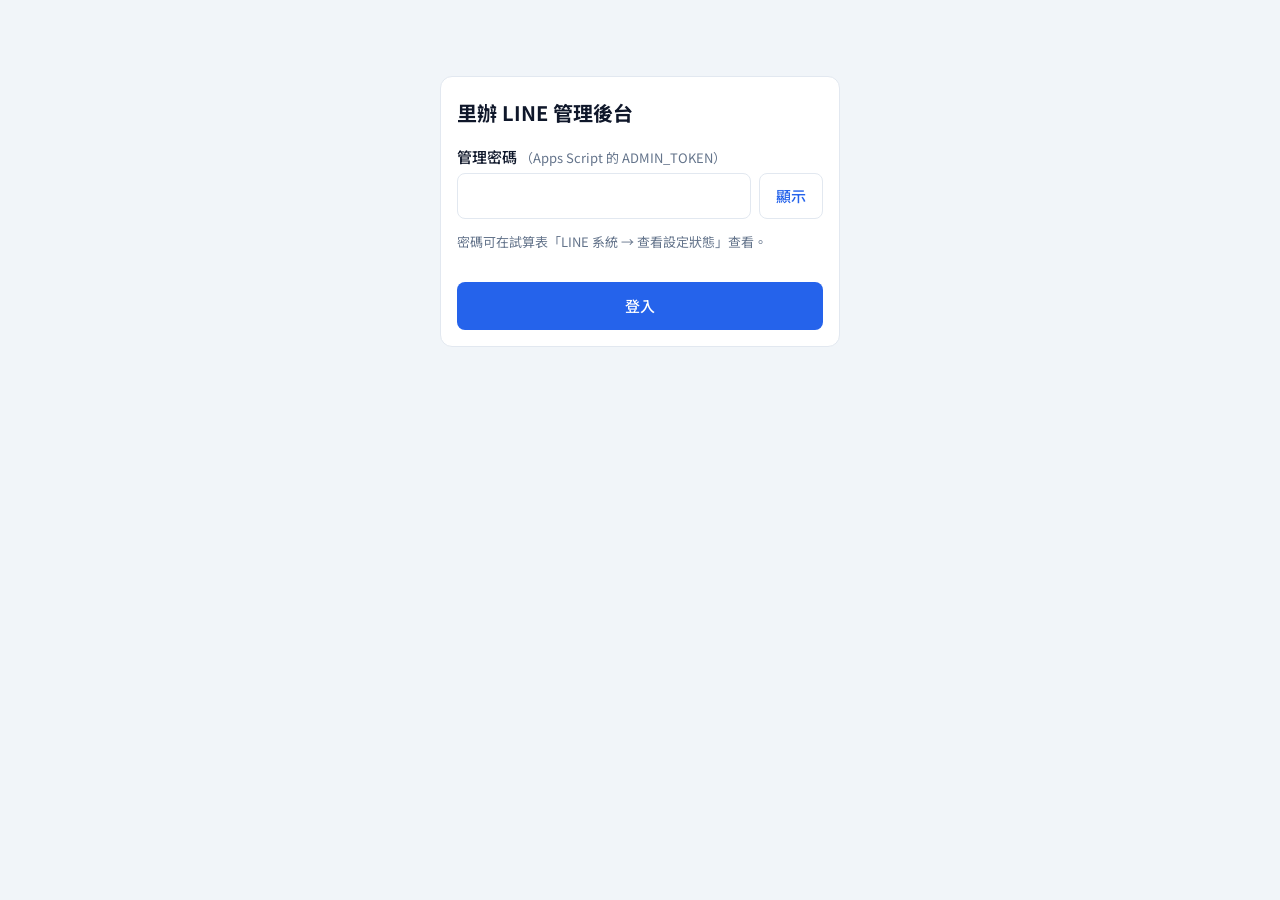
<file: line-bot/web/admin.html>
<!DOCTYPE html>
<html lang="zh-TW">
<head>
<meta charset="UTF-8">
<meta name="viewport" content="width=device-width, initial-scale=1.0">
<meta name="robots" content="noindex">
<title>里辦 LINE 管理後台</title>
<link href="https://fonts.googleapis.com/css2?family=Noto+Sans+TC:wght@400;500;700&display=swap" rel="stylesheet">
<link rel="stylesheet" href="style.css">
<script src="config.js"></script>
<script src="common.js"></script>
</head>
<body>
<div class="wrap wide">
  <!-- 登入 -->
  <form id="login" class="card hidden" style="max-width:400px;margin:60px auto">
    <h1>里辦 LINE 管理後台</h1>
    <label>管理密碼 <span class="hint">（Apps Script 的 ADMIN_TOKEN）</span></label>
    <div class="row">
      <input type="password" name="token" id="token-input" required autocomplete="current-password">
      <button type="button" class="ghost" id="toggle-token" style="flex:0 0 auto">顯示</button>
    </div>
    <p class="muted">密碼可在試算表「LINE 系統 → 查看設定狀態」查看。</p>
    <button class="block" type="submit">登入</button>
  </form>

  <div id="app" class="hidden">
    <div class="row" style="justify-content:space-between;margin-bottom:8px">
      <h1 style="flex:0 1 auto">里辦 LINE 管理後台</h1>
      <button class="ghost small" id="logout" style="flex:0 0 auto">登出</button>
    </div>
    <div class="tabs">
      <button data-tab="summary" class="active">總覽</button>
      <button data-tab="repairs">快速報修</button>
      <button data-tab="reports">回報</button>
      <button data-tab="broadcast">推播宣達</button>
      <button data-tab="lawyer">律師諮詢</button>
      <button data-tab="members">成員</button>
    </div>

    <!-- 總覽 -->
    <section id="tab-summary">
      <div class="stats" id="stats"></div>
      <div class="card" id="backup-info"></div>
      <div class="card" id="setup-info"></div>
    </section>

    <!-- 快速報修 -->
    <section id="tab-repairs" class="hidden">
      <p class="alert hidden" id="repair-closed-note">⚠️ 快速報修還沒開放：里民輸入「報修」會看到「建置中，尚未開放」，網站進度頁也不顯示。現在只有您和服務處窗口能測試；準備好了在 LINE 私訊官方帳號「開放快速報修」。</p>
      <div class="card">
        <p class="muted">里民在 LINE 點「快速報修」送出 → 您的 LINE 收到通知，點「交給 ○○」分派 → 服務處窗口處理完點「已處理完成」→ 系統通知報修的里民。
          公開進度：<a id="repair-page" target="_blank" rel="noopener"></a>（顯示類別、地點、處理單位、進度，也公開里民附的照片和窗口完成後在 LINE 傳的處理照片，做處理前後對照）。
          里民的照片不要公開：在 LINE 私訊「報修照片 編號 不公開」。</p>
        <div class="filters">
          <select id="repair-status"><option value="">全部狀態</option></select>
          <select id="repair-rep"><option value="">全部處理單位</option></select>
          <input id="repair-search" placeholder="搜尋編號、地點、內容、報修人">
        </div>
        <div class="table-wrap"><table>
          <thead><tr><th>編號／時間</th><th>報修人</th><th>類別</th><th>地點／內容</th><th>照片</th><th>狀態</th><th>處理單位／說明</th><th></th></tr></thead>
          <tbody id="repair-rows"></tbody>
        </table></div>
      </div>
      <div class="card">
        <h2>修改紀錄</h2>
        <p class="muted">每次分派、更新進度、標記完成、改回處理中、傳或清除照片，都會記下是誰、改了什麼（最近 300 筆，新的在上面）。</p>
        <div class="filters"><input id="audit-search" placeholder="搜尋編號、誰、動作"></div>
        <div class="table-wrap"><table>
          <thead><tr><th>時間</th><th>編號</th><th>誰</th><th>動作</th><th>修改前</th><th>修改後</th></tr></thead>
          <tbody id="audit-rows"></tbody>
        </table></div>
      </div>
      <div class="card">
        <h2>民意代表服務處窗口</h2>
        <p class="muted">請服務處人員加官方 LINE 好友，在聊天室傳下面的綁定文字；綁定後，分派的案件會直接用 LINE 傳給他們（每位窗口算 1 則訊息）。要換人：在 LINE 私訊官方帳號「報修窗口 解除 曾朝榮」。</p>
        <ul class="list" id="repair-windows"></ul>
      </div>
    </section>

    <!-- 回報 -->
    <section id="tab-reports" class="hidden">
      <div class="card">
        <div class="filters">
          <select id="report-status"><option value="">全部狀態</option></select>
          <select id="report-category"><option value="">全部類別</option></select>
          <input id="report-search" placeholder="搜尋內容、回報人">
        </div>
        <div class="table-wrap"><table>
          <thead><tr><th>時間</th><th>回報人</th><th>類別</th><th>內容</th><th>照片</th><th>狀態</th><th>處理人／備註</th><th></th></tr></thead>
          <tbody id="report-rows"></tbody>
        </table></div>
      </div>
    </section>

    <!-- 推播宣達 -->
    <section id="tab-broadcast" class="hidden">
      <form class="card" id="form-broadcast">
        <h2>發送宣達</h2>
        <label>對象</label>
        <select name="target" id="broadcast-target"></select>
        <label>標題</label>
        <input name="title" required maxlength="50" placeholder="例：颱風停班停課通知">
        <label>內容</label>
        <textarea name="content" required maxlength="4000"></textarea>
        <p class="muted" id="quota-hint"></p>
        <button type="submit">發送</button>
      </form>
      <div class="card">
        <h2>發送紀錄</h2>
        <ul class="list" id="announcements"></ul>
      </div>
    </section>

    <!-- 律師諮詢 -->
    <section id="tab-lawyer" class="hidden">
      <div class="card">
        <h2>律師資料</h2>
        <p class="muted">資料由 Claude 依您提供的內容更新（也可直接在試算表「律師資料」修改）。狀態為「上架」且律師諮詢開放後，里民才看得到。</p>
        <div id="lawyer-list"></div>
      </div>
      <form class="card" id="form-slot">
        <h2>新增諮詢時段</h2>
        <div class="row">
          <div><label>日期</label><input type="date" name="date" required></div>
          <div><label>開始</label><input type="time" name="start" required value="14:00"></div>
          <div><label>結束</label><input type="time" name="end" required value="16:00"></div>
        </div>
        <div class="row">
          <div><label>律師</label><input name="lawyer" maxlength="30" list="lawyer-names"><datalist id="lawyer-names"></datalist></div>
          <div><label>名額</label><input type="number" name="capacity" min="1" max="50" value="4"></div>
          <div><label>備註</label><input name="note" maxlength="200" placeholder="例：里活動中心 2 樓"></div>
        </div>
        <button type="submit" style="margin-top:12px">新增時段</button>
      </form>
      <div class="card">
        <h2>時段</h2>
        <div class="table-wrap"><table>
          <thead><tr><th>日期</th><th>時間</th><th>律師</th><th>預約／名額</th><th>備註</th><th></th></tr></thead>
          <tbody id="slot-rows"></tbody>
        </table></div>
      </div>
      <div class="card">
        <h2>預約名單</h2>
        <p class="muted">🔒 絕對隱私：姓名只顯示一部分，電話、類別、問題只私訊給當天的律師本人。</p>
        <div class="table-wrap"><table>
          <thead><tr><th>時段</th><th>姓名</th><th>電話</th><th>類別</th><th>問題簡述</th><th>狀態</th></tr></thead>
          <tbody id="booking-rows"></tbody>
        </table></div>
      </div>
    </section>

    <!-- 成員 -->
    <section id="tab-members" class="hidden">
      <div class="card">
        <p class="muted" id="member-hint"></p>
        <div class="table-wrap"><table>
          <thead><tr><th>姓名</th><th>手機</th><th>職務</th><th>組別</th><th>狀態</th><th>加入時間</th><th></th></tr></thead>
          <tbody id="member-rows"></tbody>
        </table></div>
      </div>
    </section>
  </div>
</div>

<!-- 回報處理 -->
<dialog id="dlg-report">
  <form method="dialog" id="form-report">
    <h2 id="dlg-report-title"></h2>
    <p class="muted" id="dlg-report-content" style="white-space:pre-wrap"></p>
    <label>狀態</label>
    <select name="status" id="dlg-report-status"></select>
    <label>處理人</label>
    <input name="handler" maxlength="30">
    <label>備註 <span class="hint">（會顯示給回報人）</span></label>
    <textarea name="note" maxlength="1000"></textarea>
    <label style="font-weight:400"><input type="checkbox" name="notify" style="width:auto"> 用 LINE 通知回報人（計入推播則數）</label>
    <div class="row" style="margin-top:16px">
      <button type="button" class="ghost" value="cancel" onclick="this.closest('dialog').close()">取消</button>
      <button type="submit" value="save">儲存</button>
    </div>
  </form>
</dialog>

<!-- 報修處理 -->
<dialog id="dlg-repair">
  <form method="dialog" id="form-repair">
    <h2 id="dlg-repair-title"></h2>
    <p class="muted" id="dlg-repair-content" style="white-space:pre-wrap"></p>
    <label>處理單位 <span class="hint">（改了會用 LINE 傳給該服務處的窗口）</span></label>
    <select name="repKey" id="dlg-repair-rep"></select>
    <label>狀態 <span class="hint">（改成已完成會用 LINE 通知報修的里民）</span></label>
    <select name="status" id="dlg-repair-status"></select>
    <label>進度說明 <span class="hint">（會公開在網站）</span></label>
    <textarea name="note" maxlength="300"></textarea>
    <div class="row" style="margin-top:16px">
      <button type="button" class="ghost" onclick="this.closest('dialog').close()">取消</button>
      <button type="submit">儲存</button>
    </div>
  </form>
</dialog>

<!-- 成員編輯 -->
<dialog id="dlg-member">
  <form method="dialog" id="form-member">
    <h2>編輯成員</h2>
    <label>姓名</label><input name="name" maxlength="30" required>
    <label>手機</label><input name="phone" maxlength="20">
    <label>職務 <span class="hint">（「里長」「管理員」會收到新回報與新預約通知）</span></label>
    <input name="role" maxlength="30" list="role-options">
    <datalist id="role-options"><option>里長</option><option>管理員</option><option>幹事</option><option>鄰長</option><option>志工</option><option>成員</option></datalist>
    <label>組別 <span class="hint">（推播時可只發給某一組）</span></label>
    <input name="group" maxlength="30" placeholder="例：第 3 鄰、環保志工隊">
    <label>狀態</label>
    <select name="status"><option value="active">啟用</option><option value="disabled">停用</option></select>
    <div class="row" style="margin-top:16px">
      <button type="button" class="ghost" onclick="this.closest('dialog').close()">取消</button>
      <button type="submit">儲存</button>
    </div>
  </form>
</dialog>

<script>
let adminToken = '';
try { adminToken = sessionStorage.getItem('adminToken') || ''; } catch (_) {}

const admin = (action, data) => api('admin.' + action, Object.assign({ adminToken }, data));
const state = { options: null, reports: [], repairs: [], members: [] };

function options(list, selected) {
  return list.map(v => `<option${v === selected ? ' selected' : ''}>${esc(v)}</option>`).join('');
}

async function start() {
  if (!adminToken) return showLogin();
  try {
    state.options = await admin('options');
  } catch (err) {
    toast(err.message, true);
    return showLogin();
  }
  $('#login').classList.add('hidden');
  $('#app').classList.remove('hidden');
  $('#report-status').innerHTML += options(state.options.reportStatuses);
  $('#report-category').innerHTML += options(state.options.reportCategories);
  $('#repair-status').innerHTML += options(state.options.repairStatuses || []);
  $('#repair-rep').innerHTML += options((state.options.repairReps || []).map(r => r.name));
  $('#repair-page').href = state.options.repairPage || '#';
  $('#repair-page').textContent = state.options.repairPage || '';
  $('#repair-closed-note').classList.toggle('hidden', state.options.repairOpen !== false);
  showTab('summary');
}

function showLogin() {
  $('#app').classList.add('hidden');
  $('#login').classList.remove('hidden');
}

$('#login').addEventListener('submit', e => {
  e.preventDefault();
  adminToken = e.target.token.value.trim();
  try { sessionStorage.setItem('adminToken', adminToken); } catch (_) {}
  start();
});

$('#toggle-token').addEventListener('click', e => {
  const input = $('#token-input');
  const show = input.type === 'password';
  input.type = show ? 'text' : 'password';
  e.target.textContent = show ? '隱藏' : '顯示';
});

$('#logout').addEventListener('click', () => {
  adminToken = '';
  try { sessionStorage.removeItem('adminToken'); } catch (_) {}
  location.reload();
});

document.querySelectorAll('.tabs button').forEach(b => b.addEventListener('click', () => showTab(b.dataset.tab)));

function showTab(tab) {
  document.querySelectorAll('.tabs button').forEach(b => b.classList.toggle('active', b.dataset.tab === tab));
  document.querySelectorAll('section[id^=tab-]').forEach(s => s.classList.toggle('hidden', s.id !== 'tab-' + tab));
  ({ summary: loadSummary, repairs: loadRepairs, reports: loadReports, broadcast: loadBroadcast, lawyer: loadLawyer, members: loadMembers })[tab]()
    .catch(err => toast(err.message, true));
}

// 總覽
async function loadSummary() {
  const s = await admin('summary');
  const quota = s.quota
    ? (s.quota.type === 'limited' ? `${s.quota.used} / ${s.quota.limit}` : `${s.quota.used}（無上限）`)
    : '無法取得';
  $('#stats').innerHTML = [
    ['待分派報修', s.pendingRepairs],
    ['待處理回報', s.pendingReports],
    ['處理中回報', s.inProgressReports],
    ['已預約諮詢', s.upcomingBookings],
    ['可預約時段', s.openSlots],
    ['工作人員', s.members],
    ['本月推播則數', quota],
  ].map(([k, v]) => `<div class="stat"><span class="muted">${esc(k)}</span><b>${esc(v)}</b></div>`).join('');
  $('#setup-info').innerHTML = `
    <h2>工作人員加入方式</h2>
    <p>請工作人員加入官方帳號好友後，在聊天室輸入：</p>
    <p><code>綁定 ${esc(s.inviteCode)} 自己的姓名</code></p>
    <p>或開啟 <a href="${esc(s.liffUrl)}?page=register" target="_blank" rel="noopener">${esc(s.liffUrl)}?page=register</a> 填寫。</p>
    <p class="muted">邀請碼可在 Apps Script 指令碼屬性 INVITE_CODE 修改。</p>`;
  renderBackup(s.backup);
}

function renderBackup(b) {
  const box = $('#backup-info');
  if (!b || !b.configured) {
    box.innerHTML = `<h2>雲端硬碟備份</h2>
      <p class="muted">尚未設定備份資料夾。請在試算表選單「LINE 系統 → 一鍵設定」的「備份資料夾網址」貼上資料夾網址。</p>`;
    return;
  }
  const link = /^https:\/\/drive\.google\.com\//.test(b.folderUrl || '')
    ? `<a href="${esc(b.folderUrl)}" target="_blank" rel="noopener">${esc(b.folderName)}</a>` : '無法開啟';
  box.innerHTML = `
    <h2>雲端硬碟備份</h2>
    ${b.warning ? `<p class="alert">⚠️ ${esc(b.warning)}</p>` : ''}
    <p>資料夾：${link}</p>
    <p>上次備份：${esc(b.lastAt || '尚未備份')}</p>
    ${b.lastError ? `<p class="alert">上次失敗：${esc(b.lastError)}</p>` : ''}
    <p class="muted">每天凌晨 2 點自動備份：整份資料的 Excel 檔依年月存放，另依類別整理成工作人員、回報、推播公告、律師諮詢的 CSV。</p>
    <button id="btn-backup">立即備份</button>`;
  $('#btn-backup').addEventListener('click', e => withBusy(e.target, async () => {
    const r = await admin('backup');
    toast(`備份完成：${r.snapshot}`);
    loadSummary();
  }));
}

// 回報
async function loadReports() {
  state.reports = await admin('reports');
  renderReports();
}

['#report-status', '#report-category', '#report-search'].forEach(sel => $(sel).addEventListener('input', renderReports));

function renderReports() {
  const status = $('#report-status').value;
  const category = $('#report-category').value;
  const q = $('#report-search').value.trim();
  const rows = state.reports.filter(r =>
    (!status || r.status === status) && (!category || r.category === category) &&
    (!q || (r.content + r.name + r.location + r.id).indexOf(q) >= 0));
  $('#report-rows').innerHTML = rows.length ? rows.map(r => `
    <tr>
      <td>${esc(r.createdAt)}<div class="muted">${esc(r.id)}</div></td>
      <td>${esc(r.name)}</td>
      <td>${esc(r.category)}</td>
      <td class="pre">${esc(r.content)}${r.location ? `<div class="muted">📍 ${linkify(r.location)}</div>` : ''}</td>
      <td>${r.photoUrl ? `<a href="${esc(r.photoUrl)}" target="_blank" rel="noopener">查看</a>` : ''}</td>
      <td><span class="badge ${esc(r.status)}">${esc(r.status)}</span></td>
      <td>${esc(r.handler)}<div class="muted">${esc(r.note)}</div></td>
      <td><button class="small" data-report="${esc(r.id)}">處理</button></td>
    </tr>`).join('') : '<tr><td colspan="8" class="muted">沒有資料</td></tr>';
  document.querySelectorAll('[data-report]').forEach(b => b.addEventListener('click', () => openReport(b.dataset.report)));
}

function linkify(text) {
  return esc(text).replace(/https:\/\/maps\.google\.com\/\?q=[\d.,-]+/g, u => `<a href="${u}" target="_blank" rel="noopener">地圖</a>`);
}

function openReport(id) {
  const r = state.reports.find(x => x.id === id);
  const f = $('#form-report');
  f.dataset.id = id;
  $('#dlg-report-title').textContent = `${r.category}｜${r.name}`;
  $('#dlg-report-content').textContent = r.content;
  $('#dlg-report-status').innerHTML = options(state.options.reportStatuses, r.status);
  f.handler.value = r.handler || '';
  f.note.value = r.note || '';
  f.notify.checked = false;
  $('#dlg-report').showModal();
}

$('#form-report').addEventListener('submit', e => {
  e.preventDefault();
  const f = e.target;
  withBusy(e.submitter, async () => {
    await admin('updateReport', {
      id: f.dataset.id, status: f.status.value, handler: f.handler.value, note: f.note.value, notify: f.notify.checked,
    });
    $('#dlg-report').close();
    toast('已更新');
    loadReports();
  });
});

// 快速報修
async function loadRepairs() {
  const [list, windows, audit] = await Promise.all([admin('repairs'), admin('repairWindows'), admin('repairAudit')]);
  state.repairs = list;
  state.audit = audit;
  renderRepairs();
  renderAudit();
  $('#repair-windows').innerHTML = windows.map(w => `
    <li>
      <b>${esc(w.name)}</b>
      <div>傳：<code>報修綁定 ${esc(w.code)}</code></div>
      <div class="muted">${w.windows.length ? '已綁定：' + w.windows.map(x => esc(x.displayName || 'LINE 用戶') + '（' + esc(x.boundAt) + '）').join('、') : '還沒有人綁定'}</div>
    </li>`).join('');
}

['#repair-status', '#repair-rep', '#repair-search'].forEach(sel => $(sel).addEventListener('input', renderRepairs));
// 報修修改紀錄（里長 10/20：服務處可以修改案件，後台要記錄修改了什麼）
function renderAudit() {
  const q = $('#audit-search').value.trim();
  const rows = (state.audit || []).filter(a => !q || [a.id, a.who, a.action, a.before, a.after].join(' ').includes(q));
  $('#audit-rows').innerHTML = rows.length ? rows.map(a => `
    <tr><td>${esc(a.at)}</td><td>${esc(a.id)}</td><td>${esc(a.who)}</td><td>${esc(a.action)}</td>
      <td class="pre">${esc(a.before)}</td><td class="pre">${esc(a.after)}</td></tr>`).join('') : '<tr><td colspan="6" class="muted">還沒有修改紀錄</td></tr>';
}
$('#audit-search').addEventListener('input', renderAudit);

function renderRepairs() {
  const status = $('#repair-status').value;
  const rep = $('#repair-rep').value;
  const q = $('#repair-search').value.trim();
  const rows = state.repairs.filter(r =>
    (!status || r.status === status) && (!rep || r.rep === rep) &&
    (!q || (r.id + r.location + r.content + r.name + r.phone).indexOf(q) >= 0));
  $('#repair-rows').innerHTML = rows.length ? rows.map(r => `
    <tr>
      <td><b>${esc(r.id)}</b><div class="muted">${esc(r.createdAt)}</div></td>
      <td>${esc(r.name)}<div class="muted">${esc(r.phone)}</div></td>
      <td>${esc(r.category)}</td>
      <td class="pre">📍 ${esc(r.location)} <a href="${esc(r.mapLink)}" target="_blank" rel="noopener">地圖</a><div>${esc(r.content)}</div></td>
      <td>${r.photoUrl || r.donePhotoId ? `<a href="${esc(r.photoLink || r.photoUrl)}" target="_blank" rel="noopener">查看</a>${r.donePhotoId ? '<br><small>含處理照片</small>' : ''}` : ''}</td>
      <td><span class="badge ${esc(r.status)}">${esc(r.status)}</span>${r.doneAt ? `<div class="muted">${esc(r.doneAt)}</div>` : ''}</td>
      <td>${esc(r.rep)}<div class="muted">${esc(r.repNote)}</div></td>
      <td><button class="small" data-repair="${esc(r.id)}">處理</button></td>
    </tr>`).join('') : '<tr><td colspan="8" class="muted">沒有資料</td></tr>';
  document.querySelectorAll('[data-repair]').forEach(b => b.addEventListener('click', () => openRepair(b.dataset.repair)));
}

function openRepair(id) {
  const r = state.repairs.find(x => x.id === id);
  const f = $('#form-repair');
  f.dataset.id = id;
  $('#dlg-repair-title').textContent = `${r.id}｜${r.category}`;
  $('#dlg-repair-content').textContent = `📍 ${r.location}\n${r.content}\n👤 ${r.name}${r.phone ? '（' + r.phone + '）' : ''}`;
  const reps = state.options.repairReps || [];
  const cur = reps.find(x => x.name === r.rep);
  // 一起處理的（「、」串起來）：不動處理單位；選了別的才整件改給那個
  $('#dlg-repair-rep').innerHTML = '<option value="">' + (r.rep && !cur ? '（維持：' + esc(r.rep) + '）' : '（還沒分派）') + '</option>' +
    reps.map(x => `<option value="${esc(x.key)}"${cur && cur.key === x.key ? ' selected' : ''}>${esc(x.name)}</option>`).join('');
  $('#dlg-repair-status').innerHTML = options(state.options.repairStatuses, r.status);
  f.note.value = r.repNote || '';
  $('#dlg-repair').showModal();
}

$('#form-repair').addEventListener('submit', e => {
  e.preventDefault();
  const f = e.target;
  withBusy(e.submitter, async () => {
    const r = await admin('updateRepair', { id: f.dataset.id, repKey: f.repKey.value, status: f.status.value, note: f.note.value });
    $('#dlg-repair').close();
    if (r.messages && r.messages.length > 1) {
      alert(r.messages[0] + '\n\n請轉傳這段給服務處：\n\n' + r.messages[1]);
    } else {
      toast(r.messages && r.messages[0] ? r.messages[0] : '已更新');
    }
    loadRepairs();
  });
});

// 推播宣達
async function loadBroadcast() {
  const [members, list, summary] = await Promise.all([admin('members'), admin('announcements'), admin('summary')]);
  const active = members.filter(m => m.status === 'active');
  const groups = [...new Set(active.map(m => m.group).filter(Boolean))];
  $('#broadcast-target').innerHTML = [
    `<option value="members">全體工作人員（${active.length} 人）</option>`,
    ...groups.map(g => `<option value="group:${esc(g)}">組別：${esc(g)}（${active.filter(m => m.group === g).length} 人）</option>`),
    '<option value="all">所有好友（含里民）</option>',
  ].join('');
  const q = summary.quota;
  $('#quota-hint').textContent = q && q.type === 'limited'
    ? `本月已用 ${q.used} / ${q.limit} 則。每位收件人計 1 則；里民用「公告」關鍵字查詢不計費。`
    : '每位收件人計 1 則推播；里民用「公告」關鍵字查詢不計費。';
  $('#announcements').innerHTML = list.length ? list.map(a => `
    <li>
      <b>${esc(a.title)}</b> <span class="badge">${esc(targetLabel(a.target))}｜${esc(a.recipients)}${/^\d+$/.test(a.recipients) ? ' 人' : ''}</span>
      <div style="white-space:pre-wrap">${esc(a.content)}</div>
      <div class="muted">${esc(a.createdAt)}</div>
    </li>`).join('') : '<li class="muted">尚無紀錄</li>';
}

function targetLabel(t) {
  if (t === 'all') return '所有好友';
  if (t === 'members') return '全體工作人員';
  return '組別 ' + String(t).replace(/^group:/, '');
}

$('#form-broadcast').addEventListener('submit', e => {
  e.preventDefault();
  const data = formData(e.target);
  const label = $('#broadcast-target').selectedOptions[0].textContent;
  if (!confirm(`確定要發送給「${label}」嗎？送出後無法收回。`)) return;
  withBusy(e.submitter, async () => {
    const r = await admin('broadcast', data);
    e.target.reset();
    toast(`已發送（${r.recipients}${typeof r.recipients === 'number' ? ' 人' : ''}）`);
    loadBroadcast();
  });
});

// 律師諮詢
async function loadLawyer() {
  const [slots, bookings, lawyers] = await Promise.all([admin('slots'), admin('bookings'), admin('lawyers')]);
  $('#lawyer-list').innerHTML = lawyers.length ? lawyers.map(l => `
    <div class="lawyer">
      ${l.photo ? `<img src="${esc(/^https:/.test(l.photo) ? l.photo : 'lawyers/' + encodeURIComponent(l.photo))}" alt="">` : '<div class="lawyer-ph">照片</div>'}
      <div>
        <b>${esc(l.name)}</b> <span class="badge">${esc(l.status)}</span>
        <div class="muted">${esc([l.title, l.firm, l.specialty].filter(Boolean).join('｜') || '資料待補')}</div>
      </div>
    </div>`).join('') : '<p class="muted">尚無律師資料</p>';
  $('#lawyer-names').innerHTML = lawyers.filter(l => l.status === '上架').map(l => `<option value="${esc(l.name)}">`).join('');
  $('#slot-rows').innerHTML = slots.length ? slots.map(s => `
    <tr>
      <td>${esc(s.date)}</td><td>${esc(s.start)}–${esc(s.end)}</td><td>${esc(s.lawyer)}</td>
      <td>${esc(s.booked)} / ${esc(s.capacity)}</td><td>${esc(s.note)}</td>
      <td><button class="small danger" data-slot="${esc(s.slotId)}">刪除</button></td>
    </tr>`).join('') : '<tr><td colspan="6" class="muted">尚無時段</td></tr>';
  document.querySelectorAll('[data-slot]').forEach(b => b.addEventListener('click', () => {
    if (!confirm('確定刪除此時段？')) return;
    withBusy(b, async () => {
      await admin('deleteSlot', { slotId: b.dataset.slot });
      toast('已刪除');
      loadLawyer();
    });
  }));
  $('#booking-rows').innerHTML = bookings.length ? bookings.map(b => `
    <tr>
      <td>${esc(b.date)} ${esc(b.start)}<div class="muted">${esc(b.lawyer)}</div></td>
      <td>${esc(b.name)}</td><td>${esc(b.phone)}</td><td>${esc(b.topic)}</td>
      <td class="pre">${esc(b.detail)}</td>
      <td><select data-booking="${esc(b.id)}">${options(state.options.bookingStatuses, b.status)}</select></td>
    </tr>`).join('') : '<tr><td colspan="6" class="muted">尚無預約</td></tr>';
  document.querySelectorAll('[data-booking]').forEach(sel => sel.addEventListener('change', async () => {
    try {
      await admin('updateBooking', { id: sel.dataset.booking, status: sel.value });
      toast('已更新');
    } catch (err) {
      toast(err.message, true);
    }
  }));
}

$('#form-slot').addEventListener('submit', e => {
  e.preventDefault();
  withBusy(e.submitter, async () => {
    await admin('addSlot', formData(e.target));
    toast('已新增時段');
    loadLawyer();
  });
});

// 成員
async function loadMembers() {
  state.members = await admin('members');
  $('#member-hint').textContent = `共 ${state.members.length} 人。職務設為「${state.options.adminRoles.join('」或「')}」的人會收到新回報與新預約通知。`;
  $('#member-rows').innerHTML = state.members.length ? state.members.map(m => `
    <tr>
      <td>${esc(m.name)}</td><td>${esc(m.phone)}</td><td>${esc(m.role)}</td><td>${esc(m.group)}</td>
      <td><span class="badge ${esc(m.status)}">${m.status === 'active' ? '啟用' : '停用'}</span></td>
      <td>${esc(m.joinedAt)}</td>
      <td><button class="small" data-member="${esc(m.userId)}">編輯</button></td>
    </tr>`).join('') : '<tr><td colspan="7" class="muted">尚無成員</td></tr>';
  document.querySelectorAll('[data-member]').forEach(b => b.addEventListener('click', () => {
    const m = state.members.find(x => x.userId === b.dataset.member);
    const f = $('#form-member');
    f.dataset.userId = m.userId;
    ['name', 'phone', 'role', 'group', 'status'].forEach(k => { f.querySelector(`[name=${k}]`).value = m[k] || ''; });
    $('#dlg-member').showModal();
  }));
}

$('#form-member').addEventListener('submit', e => {
  e.preventDefault();
  const f = e.target;
  withBusy(e.submitter, async () => {
    await admin('updateMember', Object.assign({ userId: f.dataset.userId }, formData(f)));
    $('#dlg-member').close();
    toast('已更新');
    loadMembers();
  });
});

start();
</script>
</body>
</html>
</file>
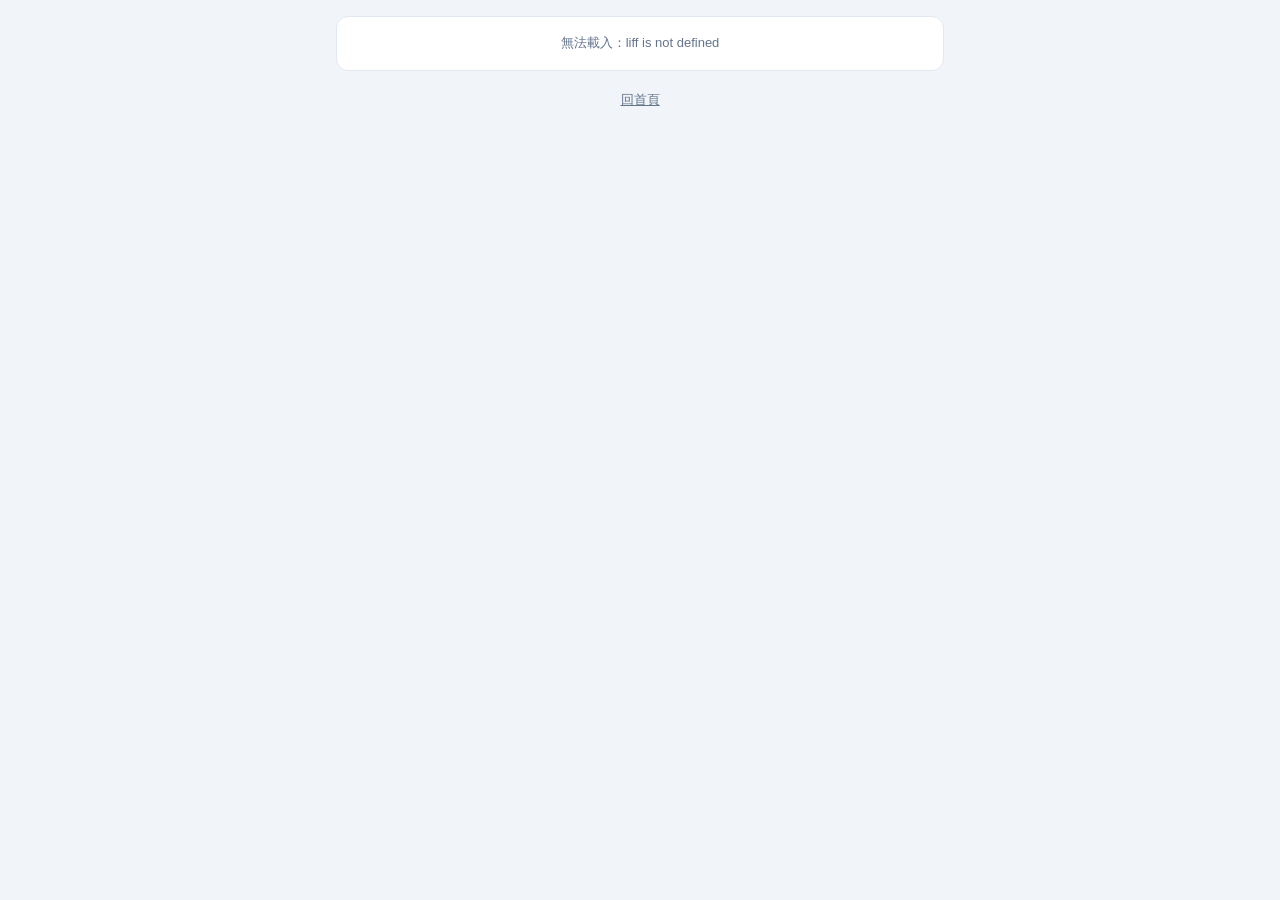
<file: line-bot/web/liff.html>
<!DOCTYPE html>
<html lang="zh-TW">
<head>
<meta charset="UTF-8">
<meta name="viewport" content="width=device-width, initial-scale=1.0">
<title>里辦公處服務</title>
<link rel="stylesheet" href="style.css">
<!-- 里長 10/21「載入時間能加快嗎」：不載網路字型（手機內建的中文字型就很好看）；報修地圖（Leaflet）等畫面出來後才載 -->
<script src="https://static.line-scdn.net/liff/edge/2/sdk.js"></script>
<script src="config.js"></script>
<script src="common.js"></script>
</head>
<body>
<div class="wrap">
  <div id="loading" class="card center muted">載入中…</div>

  <!-- 首頁 -->
  <section id="view-home" class="hidden">
    <h1>里辦公處服務</h1>
    <p class="muted" id="hello"></p>
    <div class="menu">
      <a href="#repair" id="menu-repair"><span>🔧</span>快速報修</a>
      <a href="#work" id="menu-work" class="hidden"><span>📋</span>服務處案件</a>
      <a href="#report"><span>📝</span>回報</a>
      <a href="#booking"><span>⚖️</span>律師諮詢</a>
      <a href="#news"><span>📢</span>公告</a>
      <a href="#register" id="menu-register"><span>🪪</span>工作人員綁定</a>
    </div>
  </section>

  <!-- 工作人員綁定 -->
  <section id="view-register" class="hidden">
    <h1>工作人員綁定</h1>
    <form id="form-register" class="card">
      <p class="muted">綁定後即可使用回報功能。邀請碼請向里長索取。</p>
      <label>邀請碼</label>
      <input name="inviteCode" required autocomplete="off">
      <label>姓名</label>
      <input name="name" required maxlength="30">
      <label>手機 <span class="hint">（選填）</span></label>
      <input name="phone" type="tel" maxlength="20">
      <button class="block" type="submit">綁定</button>
    </form>
  </section>

  <!-- 回報 -->
  <section id="view-report" class="hidden">
    <h1>回報</h1>
    <form id="form-report" class="card">
      <label>類別</label>
      <select name="category" id="category"></select>
      <label>內容</label>
      <textarea name="content" required maxlength="2000" placeholder="例：中正路 12 號前路燈不亮"></textarea>
      <label>地點 <span class="hint">（選填）</span></label>
      <div class="row">
        <input name="location" id="location" maxlength="300" placeholder="地址或地標">
        <button type="button" class="ghost" id="btn-gps" style="flex:0 0 auto">📍 定位</button>
      </div>
      <label>照片 <span class="hint">（選填，一張）</span></label>
      <input type="file" accept="image/*" id="photo">
      <img id="photo-preview" class="preview hidden" alt="照片預覽">
      <button class="block" type="submit">送出回報</button>
    </form>
    <div class="card">
      <h2>我的回報</h2>
      <ul class="list" id="my-reports"></ul>
    </div>
  </section>

  <!-- 快速報修（里民） -->
  <section id="view-repair" class="hidden">
    <h1>快速報修</h1>
    <div class="card center muted hidden" id="repair-closed">🔧 快速報修功能建置中，尚未開放，敬請期待！</div>
    <p class="muted hidden" id="repair-testing">（還沒開放，現在只有莊晴全和服務處窗口看得到，可以先測試。）</p>
    <form id="form-repair" class="card">
      <p class="muted">路燈不亮、雜草太高、樹木要修剪、道路坑洞、水溝堵塞…送出後由莊晴全交給民意代表服務處處理，完成會用 LINE 通知您。</p>
      <label>類別</label>
      <select name="category" id="repair-category"></select>
      <label>地點</label>
      <input name="location" id="repair-location" required maxlength="200" placeholder="例：東山路一段156巷口、第3支路燈">
      <p class="hint">請寫路名、巷口或地標（不用寫門牌樓層）。地點會公開在網站的處理進度。</p>
      <div class="row">
        <button type="button" class="ghost" id="btn-repair-gps" style="flex:0 0 auto">📍 附上目前位置</button>
        <button type="button" class="ghost" id="btn-repair-pick" style="flex:0 0 auto">🗺️ 在地圖上選</button>
      </div>
      <p class="muted" id="repair-gps-state"></p>
      <div id="repair-map" class="map hidden" aria-label="報修位置地圖"></div>
      <p class="hint hidden" id="repair-map-hint">👆 位置不準的話，<b>拖曳紅色定位點</b>或<b>點地圖</b>移到正確的地方。<a href="#" id="repair-gps-clear">不附位置</a></p>
      <input type="hidden" name="gps" id="repair-gps">
      <label>狀況說明</label>
      <textarea name="content" required maxlength="1000" placeholder="例：路燈晚上不亮已經三天"></textarea>
      <label>照片 <span class="hint">（選填，最多 4 張，可以一次選多張）</span></label>
      <p class="hint">照片會公開在網站的處理進度（跟修好後的照片對照），請不要拍到人臉、車牌或門牌。</p>
      <input type="file" accept="image/*" id="repair-photo" multiple>
      <div id="repair-photos" class="thumbs"></div>
      <label>姓名</label>
      <input name="name" id="repair-name" required maxlength="30">
      <label>聯絡電話 <span class="hint">（選填，方便服務處聯絡您）</span></label>
      <input name="phone" type="tel" maxlength="20">
      <p class="muted">🔒 姓名、電話只提供給負責處理的服務處聯絡用；網站進度顯示類別、地點、處理單位、進度和照片，不會顯示姓名電話。</p>
      <button class="block" type="submit">送出報修</button>
    </form>
    <div class="card" id="my-repairs-card">
      <h2>我的報修</h2>
      <p class="muted">所有報修的處理進度：<a href="https://ccs2024taiwan.pages.dev/repair/" target="_blank" rel="noopener">網站報修進度</a></p>
      <ul class="list" id="my-repairs"></ul>
    </div>
  </section>

  <!-- 律師諮詢 -->
  <section id="view-booking" class="hidden">
    <h1>免費律師諮詢</h1>
    <div class="card hidden" id="lawyers-card">
      <h2>諮詢律師</h2>
      <div id="lawyers"></div>
    </div>
    <div class="card">
      <h2>選擇時段</h2>
      <p class="muted">每次 30 分鐘，需提前 7 天預約（不開放當天預約）。</p>
      <p class="muted">🔒 <b>絕對隱私</b>：莊晴全不會到場，由律師與您 1 對 1 諮詢，無他人介入。</p>
      <div id="slots"></div>
    </div>
    <form id="form-booking" class="card hidden">
      <h2>填寫資料</h2>
      <p class="muted" id="selected-slot"></p>
      <label>姓名</label>
      <input name="name" required maxlength="30">
      <label>聯絡電話</label>
      <input name="phone" type="tel" required maxlength="20">
      <label>諮詢類別</label>
      <select name="topic" required>
        <option>民事</option><option>刑事</option><option>家事（婚姻、繼承）</option>
        <option>勞資</option><option>房屋租賃</option><option>消費糾紛</option><option>其他</option>
      </select>
      <label>簡述問題 <span class="hint">（選填，方便律師事先準備）</span></label>
      <textarea name="detail" maxlength="1000"></textarea>
      <p class="muted">🔒 您的資料只提供給諮詢律師本人，僅供本次諮詢聯繫使用，不會提供給第三方。</p>
      <button class="block" type="submit">確認預約</button>
    </form>
    <div class="card">
      <h2>我的預約</h2>
      <ul class="list" id="my-bookings"></ul>
    </div>
  </section>

  <!-- 服務處案件（里長 10/20）：民意代表服務處的報修窗口看自己的案件、更新進度、標記完成、上傳處理照片；里長看全部 -->
  <section id="view-work" class="hidden">
    <h1>服務處案件</h1>
    <p class="muted" id="work-who"></p>
    <div class="card hidden" id="work-denied"></div>
    <div id="work-main" class="hidden">
      <div class="tabs" id="work-tabs">
        <button type="button" data-f="處理中" class="active">處理中</button>
        <button type="button" data-f="已完成">已完成</button>
        <button type="button" data-f="">全部</button>
      </div>
      <div id="work-list"></div>
      <p class="muted center">每次修改都會記在後台的修改紀錄。<a id="work-page" target="_blank" rel="noopener">看網站公開的處理進度</a></p>
    </div>
  </section>

  <!-- 公告 -->
  <section id="view-news" class="hidden">
    <h1>公告</h1>
    <div class="card"><ul class="list" id="news"></ul></div>
  </section>

  <p class="center"><a href="#home" class="muted" id="back-home">回首頁</a></p>
</div>

<script>
let me = null;
let idToken = '';
let accessToken = '';
let selectedSlot = null;

const call = (action, data) => api(action, Object.assign({ idToken, accessToken }, data));

// 里長 10/21「載入時間能加快嗎」：
// 1. 打開時，「我是誰」和這一頁要的資料一起跟系統拿（少跑一趟）
// 2. 記住上次的「我是誰」，再打開時畫面先出來，背景再更新
const PAGE_DATA = { repair: ['myRepairs'], work: ['workRepairs'], booking: ['listSlots', 'myBookings', 'listLawyers'], news: ['announcements'] };
const prefetched = {};
function load(action) {
  const p = prefetched[action];
  delete prefetched[action];
  return p || call(action);
}
function fetchMe(page) {
  const want = PAGE_DATA[page] || [];
  const p = call('me', want.length ? { with: want } : {});
  want.forEach(a => {
    const q = p.then(m => {
      const x = (m.pre || {})[a];
      if (!x) return call(a);
      if (x.error) throw new Error(x.error);
      return x.data;
    });
    q.catch(() => {});
    prefetched[a] = q;
  });
  return p.then(m => { delete m.pre; saveMe(m); return m; });
}
const ME_CACHE = 'liffMe:' + APP_CONFIG.LIFF_ID;
function cachedMe(uid) {
  try {
    const c = JSON.parse(localStorage.getItem(ME_CACHE) || 'null');
    return c && uid && c.uid === uid && Date.now() - c.at < 7 * 86400000 ? c.me : null;
  } catch (e) {
    return null;
  }
}
function saveMe(m) {
  try { localStorage.setItem(ME_CACHE, JSON.stringify({ uid: m.userId, at: Date.now(), me: m })); } catch (e) {}
}
const defaultName = m => (m ? (m.member ? m.member.name : (m.displayName || '')) : '');
function applyMe(prev) {
  $('#hello').textContent = me.member ? `${me.member.name} 您好（${me.member.role}）` : `${me.displayName} 您好`;
  if (!prev || JSON.stringify(prev.categories) !== JSON.stringify(me.categories)) {
    $('#category').innerHTML = me.categories.map(c => `<option>${esc(c)}</option>`).join('');
  }
  if (!prev || JSON.stringify(prev.repairCategories) !== JSON.stringify(me.repairCategories)) {
    $('#repair-category').innerHTML = (me.repairCategories || []).map(c => `<option>${esc(c)}</option>`).join('');
  }
  if (!prev || $('#repair-name').value === defaultName(prev)) $('#repair-name').value = defaultName(me);
}

let leafletLoading = null;
function loadLeaflet() {
  if (window.L) return Promise.resolve();
  if (!leafletLoading) {
    leafletLoading = new Promise((resolve, reject) => {
      const css = document.createElement('link');
      css.rel = 'stylesheet';
      css.href = 'https://cdnjs.cloudflare.com/ajax/libs/leaflet/1.9.4/leaflet.min.css';
      document.head.appendChild(css);
      const js = document.createElement('script');
      js.src = 'https://cdnjs.cloudflare.com/ajax/libs/leaflet/1.9.4/leaflet.min.js';
      js.onload = () => (window.L ? resolve() : reject(new Error('地圖載入失敗')));
      js.onerror = () => { leafletLoading = null; reject(new Error('地圖載入失敗')); };
      document.head.appendChild(js);
    });
  }
  return leafletLoading;
}

// 里長 10/21 截圖「無法載入：請從 LINE 開啟此頁面」：LINE 有時候沒給登入資料（頁面放在背景很久、被重新載入），
// 自動從 LINE 重新開一次這個頁面拿新的登入；1 分鐘內只試一次，避免一直跳
function reopenFromLine() {
  let last = 0;
  try { last = Number(sessionStorage.getItem('liffReopen') || 0); } catch (e) {}
  if (Date.now() - last < 60000) return false;
  try { sessionStorage.setItem('liffReopen', String(Date.now())); } catch (e) {}
  const page = new URLSearchParams(location.search).get('page');
  if (liff.isInClient()) {
    location.replace('https://liff.line.me/' + APP_CONFIG.LIFF_ID + (page ? '?page=' + encodeURIComponent(page) : ''));
  } else {
    liff.logout();
    liff.login({ redirectUri: location.href });
  }
  return true;
}

async function init() {
  let fresh = null;
  try {
    await liff.init({ liffId: APP_CONFIG.LIFF_ID });
    if (!liff.isLoggedIn()) {
      liff.login({ redirectUri: location.href });
      return;
    }
    // LINE 第一次打開會帶 liff.state，接著自己轉到真正的網址；轉址前不用開始抓資料（萬一沒轉，2.5 秒後照常）
    if (new URLSearchParams(location.search).has('liff.state')) await new Promise(r => setTimeout(r, 2500));
    idToken = liff.getIDToken() || '';
    accessToken = liff.getAccessToken() || '';
    if (!idToken && !accessToken && reopenFromLine()) return;
    let uid = '';
    try { uid = (liff.getDecodedIDToken() || {}).sub || ''; } catch (e) {}
    fresh = fetchMe(new URLSearchParams(location.search).get('page'));
    me = cachedMe(uid);
    if (!me) {
      me = await fresh;
      fresh = null;
    }
  } catch (err) {
    if (/登入已過期|請從 LINE 開啟/.test(err.message) && reopenFromLine()) return;
    $('#loading').textContent = '無法載入：' + (/登入已過期|請從 LINE 開啟/.test(err.message)
      ? '請關掉這個頁面，再從官方 LINE 下面的選單重新點開' : err.message);
    return;
  }
  $('#loading').classList.add('hidden');
  applyMe(null);

  const page = new URLSearchParams(location.search).get('page');
  // 用 replaceState 換到那一頁，不會觸發 hashchange 再跑一次 route（原本會重複抓一次資料）
  if (page && !location.hash) history.replaceState(null, '', '#' + page);
  window.addEventListener('hashchange', route);
  route();
  // 畫面是用上次記住的身分先出來的：背景拿最新的，有變才重畫
  if (fresh) {
    fresh.then(m => {
      const prev = me;
      me = m;
      if (JSON.stringify(prev) !== JSON.stringify(m)) {
        applyMe(prev);
        route();
      }
    }).catch(err => {
      if (/登入已過期|請從 LINE 開啟/.test(err.message)) reopenFromLine();
    });
  }
}

function route() {
  let view = location.hash.slice(1) || 'home';
  if (view === 'report' && !me.member) view = 'register';
  if (view === 'register' && me.member) view = 'report';
  document.querySelectorAll('section').forEach(s => s.classList.add('hidden'));
  const section = $('#view-' + view) || $('#view-home');
  section.classList.remove('hidden');
  $('#back-home').classList.toggle('hidden', section.id === 'view-home');
  $('#menu-register').classList.toggle('hidden', !!me.member);
  if (view === 'report') loadReports();
  // 快速報修還沒開放：里民看到建置中；里長和服務處窗口可以測試
  const canRepair = me.canRepair !== false;
  $('#menu-repair').classList.toggle('hidden', !canRepair);
  $('#repair-closed').classList.toggle('hidden', canRepair);
  $('#repair-testing').classList.toggle('hidden', !canRepair || me.repairOpen !== false);
  $('#form-repair').classList.toggle('hidden', !canRepair);
  $('#my-repairs-card').classList.toggle('hidden', !canRepair);
  if (view === 'repair' && canRepair) {
    loadRepairs();
    setTimeout(() => loadLeaflet().catch(() => {}), 300);
  }
  if (view === 'booking') loadBooking();
  if (view === 'news') loadNews();
  $('#menu-work').classList.toggle('hidden', !me.repairWork);
  if (view === 'work') loadWork();
}

// 綁定
$('#form-register').addEventListener('submit', e => {
  e.preventDefault();
  withBusy(e.submitter, async () => {
    await call('register', formData(e.target));
    me = await call('me');
    saveMe(me);
    toast('綁定完成');
    location.hash = 'report';
    route();
  });
});

// 回報
let photoData = '';
$('#photo').addEventListener('change', async e => {
  const file = e.target.files[0];
  photoData = '';
  $('#photo-preview').classList.add('hidden');
  if (!file) return;
  try {
    photoData = await resizeImage(file, 1280);
    $('#photo-preview').src = photoData;
    $('#photo-preview').classList.remove('hidden');
  } catch (err) {
    toast(err.message, true);
  }
});

$('#btn-gps').addEventListener('click', () => {
  if (!navigator.geolocation) return toast('此裝置不支援定位', true);
  navigator.geolocation.getCurrentPosition(
    p => {
      const ll = p.coords.latitude.toFixed(6) + ',' + p.coords.longitude.toFixed(6);
      const input = $('#location');
      input.value = (input.value ? input.value + ' ' : '') + 'https://maps.google.com/?q=' + ll;
    },
    () => toast('無法取得位置，請確認已允許定位', true),
    { enableHighAccuracy: true, timeout: 10000 },
  );
});

$('#form-report').addEventListener('submit', e => {
  e.preventDefault();
  withBusy(e.submitter, async () => {
    const r = await call('submitReport', Object.assign(formData(e.target), { photo: photoData }));
    e.target.reset();
    photoData = '';
    $('#photo-preview').classList.add('hidden');
    toast(r.photoSaved === false ? `已送出（編號 ${r.id}），但照片沒存成功，請改用聊天室傳照片給里辦` : '已送出，編號 ' + r.id, r.photoSaved === false);
    loadReports();
  });
});

async function loadReports() {
  const ul = $('#my-reports');
  ul.innerHTML = '<li class="muted">載入中…</li>';
  try {
    const list = await call('myReports');
    ul.innerHTML = list.length ? list.map(r => `
      <li>
        <div class="row" style="justify-content:space-between">
          <b style="flex:0 1 auto">${esc(r.category)}</b>
          <span class="badge ${esc(r.status)}" style="flex:0 0 auto">${esc(r.status)}</span>
        </div>
        <div>${esc(r.content)}</div>
        ${r.note ? `<div class="muted">里辦回覆：${esc(r.note)}</div>` : ''}
        <div class="muted">${esc(r.createdAt)}｜${esc(r.id)}</div>
      </li>`).join('') : '<li class="muted">尚無回報</li>';
  } catch (err) {
    ul.innerHTML = `<li class="muted">${esc(err.message)}</li>`;
  }
}

// 快速報修
// 照片：最多 4 張（里長 10/14），每張縮到 1280 px；可以分幾次選，點 ✕ 拿掉
const REPAIR_MAX_PHOTOS = 4;
let repairPhotos = [];
function renderRepairPhotos() {
  $('#repair-photos').innerHTML = repairPhotos.map((src, i) =>
    `<div class="thumb"><img src="${src}" alt="照片 ${i + 1}"><button type="button" class="thumb-x" data-i="${i}" aria-label="拿掉第 ${i + 1} 張">✕</button></div>`).join('') +
    (repairPhotos.length ? `<p class="hint" style="flex-basis:100%">已選 ${repairPhotos.length} / ${REPAIR_MAX_PHOTOS} 張</p>` : '');
}
$('#repair-photos').addEventListener('click', e => {
  const b = e.target.closest('.thumb-x');
  if (!b) return;
  repairPhotos.splice(Number(b.dataset.i), 1);
  renderRepairPhotos();
});
$('#repair-photo').addEventListener('change', async e => {
  const files = [].slice.call(e.target.files || []);
  e.target.value = '';   // 同一張可以再選、可以分次加
  const room = REPAIR_MAX_PHOTOS - repairPhotos.length;
  if (files.length > room) toast(`照片最多 ${REPAIR_MAX_PHOTOS} 張，${room > 0 ? '只加入前 ' + room + ' 張' : '已經滿了'}`, true);
  for (const file of files.slice(0, Math.max(0, room))) {
    try {
      repairPhotos.push(await resizeImage(file, 1280));
      renderRepairPhotos();
    } catch (err) {
      toast(err.message, true);
    }
  }
});

// 位置：GPS 或在地圖上選；定位點可以拖曳、也可以點地圖移過去（里長 10/14：「地圖定位點可以另外移動」）
const REPAIR_DEFAULT_CENTER = [24.1617, 120.7261];   // 廍子里（惠宇開朗一帶）
let repairMap = null, repairPin = null;
function setRepairGps(lat, lng, how) {
  $('#repair-gps').value = lat.toFixed(6) + ',' + lng.toFixed(6);
  $('#repair-gps-state').textContent = '✅ 已附上位置' + (how ? '（' + how + '）' : '') + '，不會公開';
}
function showRepairMap(lat, lng, zoom) {
  $('#repair-map').classList.remove('hidden');
  $('#repair-map-hint').classList.remove('hidden');
  if (!window.L) {   // 地圖還沒載好就等一下；載不到（網路慢）：還是附上 GPS
    loadLeaflet().then(() => showRepairMap(lat, lng, zoom)).catch(() => {
      $('#repair-map').classList.add('hidden');
      $('#repair-map-hint').classList.add('hidden');
    });
    return;
  }
  if (!repairMap) {
    repairMap = L.map('repair-map', { zoomControl: true, attributionControl: true }).setView([lat, lng], zoom || 18);
    L.tileLayer('https://{s}.tile.openstreetmap.org/{z}/{x}/{y}.png', { maxZoom: 19, attribution: '© OpenStreetMap' }).addTo(repairMap);
    const icon = L.divIcon({ className: 'pin', html: '<span></span>', iconSize: [30, 42], iconAnchor: [15, 40] });
    repairPin = L.marker([lat, lng], { draggable: true, icon, autoPan: true }).addTo(repairMap);
    repairPin.on('dragend', () => { const p = repairPin.getLatLng(); setRepairGps(p.lat, p.lng, '已手動調整'); });
    repairMap.on('click', ev => { repairPin.setLatLng(ev.latlng); setRepairGps(ev.latlng.lat, ev.latlng.lng, '已手動調整'); });
  } else {
    repairMap.setView([lat, lng], zoom || repairMap.getZoom());
    repairPin.setLatLng([lat, lng]);
  }
  setTimeout(() => repairMap.invalidateSize(), 50);
}
function hideRepairMap() {
  $('#repair-gps').value = '';
  $('#repair-gps-state').textContent = '';
  $('#repair-map').classList.add('hidden');
  $('#repair-map-hint').classList.add('hidden');
}
$('#btn-repair-gps').addEventListener('click', () => {
  if (!navigator.geolocation) return toast('此裝置不支援定位，可以改用「在地圖上選」', true);
  $('#repair-gps-state').textContent = '定位中…';
  navigator.geolocation.getCurrentPosition(
    p => {
      setRepairGps(p.coords.latitude, p.coords.longitude, '目前位置');
      showRepairMap(p.coords.latitude, p.coords.longitude, 18);
    },
    () => {
      $('#repair-gps-state').textContent = '';
      toast('無法取得位置，可以改用「在地圖上選」', true);
    },
    { enableHighAccuracy: true, timeout: 10000 },
  );
});
$('#btn-repair-pick').addEventListener('click', () => {
  const cur = $('#repair-gps').value.split(',').map(Number);
  const [lat, lng] = cur.length === 2 && !isNaN(cur[0]) ? cur : REPAIR_DEFAULT_CENTER;
  showRepairMap(lat, lng, cur.length === 2 && !isNaN(cur[0]) ? 18 : 16);
  if (!$('#repair-gps').value) $('#repair-gps-state').textContent = '👇 點地圖或拖曳紅點，放到要報修的地方';
});
$('#repair-gps-clear').addEventListener('click', e => { e.preventDefault(); hideRepairMap(); });

$('#form-repair').addEventListener('submit', e => {
  e.preventDefault();
  withBusy(e.submitter, async () => {
    // photo（第一張）給還沒更新的舊版後端用；新版看 photos
    const r = await call('submitRepair', Object.assign(formData(e.target), { photos: repairPhotos, photo: repairPhotos[0] || '' }));
    const name = e.target.name.value;
    e.target.reset();
    e.target.name.value = name;
    repairPhotos = [];
    renderRepairPhotos();
    hideRepairMap();
    toast(r.photoSaved === false ? `已送出（編號 ${r.id}），但有照片沒存成功，請改用聊天室傳照片` : `已送出報修，編號 ${r.id}，謝謝您！`, r.photoSaved === false);
    loadRepairs();
  });
});

async function loadRepairs() {
  const ul = $('#my-repairs');
  ul.innerHTML = '<li class="muted">載入中…</li>';
  try {
    const list = await load('myRepairs');
    ul.innerHTML = list.length ? list.map(r => `
      <li>
        <div class="row" style="justify-content:space-between">
          <b style="flex:0 1 auto">${esc(r.id)}｜${esc(r.category)}</b>
          <span class="badge ${esc(r.status)}" style="flex:0 0 auto">${esc(r.status)}</span>
        </div>
        <div>📍 ${esc(r.location)}</div>
        ${r.rep ? `<div class="muted">處理單位：${esc(r.rep)}</div>` : ''}
        ${r.repNote ? `<div class="muted">說明：${esc(r.repNote)}</div>` : ''}
        <div class="muted">${esc(r.createdAt)} 報修${r.doneAt ? '｜' + esc(r.doneAt) + ' 完成' : ''}</div>
      </li>`).join('') : '<li class="muted">還沒有報修紀錄</li>';
  } catch (err) {
    ul.innerHTML = `<li class="muted">${esc(err.message)}</li>`;
  }
}

// 律師諮詢
async function loadBooking() {
  selectedSlot = null;
  $('#form-booking').classList.add('hidden');
  $('#slots').innerHTML = '<p class="muted">載入中…</p>';
  loadMyBookings();
  loadLawyers();
  try {
    const slots = await load('listSlots');
    $('#slots').innerHTML = slots.length ? slots.map(s => `
      <div class="slot" data-id="${esc(s.slotId)}">
        <div>
          <b>${esc(s.date)}${s.weekday ? '（' + esc(s.weekday) + '）' : ''}</b> ${esc(s.start)}–${esc(s.end)}
          <div class="muted">${esc(s.lawyer ? s.lawyer + ' 律師' : '')}${s.note ? '｜📍 ' + esc(s.note) : ''}${s.placeUrl ? ` <a href="${esc(s.placeUrl)}" target="_blank" rel="noopener">地圖</a>` : ''}</div>
        </div>
        <span class="badge">剩 ${esc(s.remaining)} 位</span>
      </div>`).join('') : '<p class="muted">目前沒有可預約的時段，請留意公告。</p>';
    document.querySelectorAll('.slot').forEach(el => el.addEventListener('click', () => {
      document.querySelectorAll('.slot').forEach(x => x.classList.remove('selected'));
      el.classList.add('selected');
      selectedSlot = slots.find(s => s.slotId === el.dataset.id);
      $('#selected-slot').textContent = `時段：${selectedSlot.date}${selectedSlot.weekday ? '（' + selectedSlot.weekday + '）' : ''} ${selectedSlot.start}–${selectedSlot.end}` +
        (selectedSlot.lawyer ? `｜${selectedSlot.lawyer} 律師` : '') + (selectedSlot.note ? `｜📍 ${selectedSlot.note}` : '');
      const form = $('#form-booking');
      form.classList.remove('hidden');
      const nameInput = form.querySelector('[name=name]');
      if (!nameInput.value && me.member) nameInput.value = me.member.name;
      form.scrollIntoView({ behavior: 'smooth' });
    }));
  } catch (err) {
    $('#slots').innerHTML = `<p class="muted">${esc(err.message)}</p>`;
  }
}

async function loadLawyers() {
  try {
    const list = await load('listLawyers');
    $('#lawyers').innerHTML = list.map(l => `
      <div class="lawyer">
        ${l.photo ? `<img src="${esc(l.photo)}" alt="${esc(l.name)}">` : '<div class="lawyer-ph">⚖️</div>'}
        <div>
          <b>${esc(l.name)} ${esc(l.title || '律師')}</b>
          ${l.firm ? `<div class="muted">${esc(l.firm)}</div>` : ''}
          ${l.schedule ? `<div>🗓 ${esc(l.schedule)}${l.bookable ? '' : '<span class="muted">（尚未開放預約）</span>'}</div>` : ''}
          ${l.place ? `<div>📍 ${esc(l.place)}${l.placeUrl ? ` <a href="${esc(l.placeUrl)}" target="_blank" rel="noopener">地圖</a>` : ''}</div>` : ''}
          ${l.specialty ? `<div>專長：${esc(l.specialty)}</div>` : ''}
          ${l.experience ? `<div class="muted pre">${esc(l.experience)}</div>` : ''}
          ${l.bio ? `<p class="pre">${esc(l.bio)}</p>` : ''}
        </div>
      </div>`).join('');
    $('#lawyers-card').classList.toggle('hidden', !list.length);
  } catch (err) {
    $('#lawyers-card').classList.add('hidden');
  }
}

$('#form-booking').addEventListener('submit', e => {
  e.preventDefault();
  if (!selectedSlot) return toast('請先選擇時段', true);
  withBusy(e.submitter, async () => {
    await call('book', Object.assign(formData(e.target), { slotId: selectedSlot.slotId }));
    e.target.reset();
    toast('預約成功！前一天會提醒您');
    loadBooking();
  });
});

async function loadMyBookings() {
  const ul = $('#my-bookings');
  try {
    const list = await load('myBookings');
    ul.innerHTML = list.length ? list.map(b => `
      <li>
        <div class="row" style="justify-content:space-between">
          <b style="flex:0 1 auto">${esc(b.date)} ${esc(b.start)}–${esc(b.end)}</b>
          <span class="badge ${esc(b.status)}" style="flex:0 0 auto">${esc(b.status)}</span>
        </div>
        <div class="muted">${esc(b.topic)}${b.lawyer ? '｜' + esc(b.lawyer) + ' 律師' : ''}</div>
        ${b.status === '已預約' ? `<button class="ghost small" data-cancel="${esc(b.id)}">取消預約</button>` : ''}
      </li>`).join('') : '<li class="muted">尚無預約</li>';
    ul.querySelectorAll('[data-cancel]').forEach(btn => btn.addEventListener('click', () => {
      if (!confirm('確定要取消這個預約嗎？')) return;
      withBusy(btn, async () => {
        await call('cancelBooking', { id: btn.dataset.cancel });
        toast('已取消');
        loadBooking();
      });
    }));
  } catch (err) {
    ul.innerHTML = `<li class="muted">${esc(err.message)}</li>`;
  }
}

// 公告
async function loadNews() {
  const ul = $('#news');
  ul.innerHTML = '<li class="muted">載入中…</li>';
  try {
    const list = await load('announcements');
    ul.innerHTML = list.length ? list.map(a => `
      <li>
        <b>${esc(a.title)}</b>
        <div style="white-space:pre-wrap">${esc(a.content)}</div>
        <div class="muted">${esc(a.createdAt)}</div>
      </li>`).join('') : '<li class="muted">目前沒有公告</li>';
  } catch (err) {
    ul.innerHTML = `<li class="muted">${esc(err.message)}</li>`;
  }
}

// 服務處案件（里長 10/20：「要，做服務處的案件網頁」）
let workData = null, workFilter = '處理中';
const workPhotos = {};   // 每件還沒上傳的處理照片（縮好的 data URL）
async function loadWork() {
  $('#work-list').innerHTML = '<div class="card center muted">載入中…</div>';
  try {
    workData = await load('workRepairs');
  } catch (err) {
    $('#work-main').classList.add('hidden');
    $('#work-denied').classList.remove('hidden');
    $('#work-denied').textContent = err.message;
    return;
  }
  $('#work-denied').classList.add('hidden');
  $('#work-main').classList.remove('hidden');
  $('#work-page').href = workData.page;
  renderWork();
}
function workCard(r) {
  const open = r.status !== '已完成', ph = workPhotos[r.id] || [], max = workData.maxPhotos;
  const log = (r.log || []).map(x => `<li><span class="muted">${esc(x.at)}</span> <b>${esc(x.by)}</b>${x.done ? '（完成）' : ''}：${esc(x.text)}</li>`).join('');
  return `<div class="card work" data-id="${esc(r.id)}">
    <div class="row" style="justify-content:space-between"><b style="flex:0 1 auto">${esc(r.id)}｜${esc(r.category)}</b><span class="badge ${esc(r.status)}" style="flex:0 0 auto">${esc(r.status)}</span></div>
    <div>📍 ${esc(r.location)} <a href="${esc(r.mapLink)}" target="_blank" rel="noopener">地圖</a></div>
    <div style="white-space:pre-wrap">📝 ${esc(r.content)}</div>
    <div class="muted">👤 ${esc(r.name)}${r.phone ? ` <a href="tel:${esc(r.phone)}">${esc(r.phone)}</a>` : ''}｜${esc(r.createdAt)} 報修${r.doneAt ? '｜' + esc(r.doneAt) + ' 完成' : ''}</div>
    ${workData.owner ? `<div class="muted">處理單位：${esc(r.rep || '（還沒分派，請在 LINE 點「交給 ○○」）')}</div>` : ''}
    ${r.photoLink ? `<div><a href="${esc(r.photoLink)}" target="_blank" rel="noopener">📷 看照片（里民 ${r.photos} 張・處理 ${r.donePhotos} 張）</a></div>` : ''}
    ${log ? `<label>處理進度</label><ul class="list work-log">${log}</ul>` : ''}
    <label>${open ? '更新處理進度' : '補充說明'} <span class="hint">（網站公開，也會用 LINE 通知報修的里民）</span></label>
    <textarea class="w-text" maxlength="300" placeholder="例：已通報路燈管理處，預計週五修復"></textarea>
    <button type="button" data-op="progress" class="block" style="margin-top:8px">送出進度</button>
    <label>處理照片 <span class="hint">（最多 ${max} 張，目前 ${r.donePhotos} 張；網站會和里民的照片並排「處理前／處理後」）</span></label>
    ${r.donePhotos < max ? `<input type="file" accept="image/*" multiple class="w-photo">` : '<p class="hint">已經 4 張了，要重傳先清除。</p>'}
    <div class="thumbs">${ph.map((src, i) => `<div class="thumb"><img src="${src}" alt="照片 ${i + 1}"><button type="button" class="thumb-x" data-x="${i}" aria-label="拿掉第 ${i + 1} 張">✕</button></div>`).join('')}</div>
    <div class="row" style="margin-top:10px">
      ${ph.length ? '<button type="button" data-op="photos" class="ghost">上傳選好的照片</button>' : ''}
      ${open ? '<button type="button" data-op="done">✅ 標記處理完成</button>' : '<button type="button" data-op="reopen" class="ghost">↩️ 改回處理中（按錯了）</button>'}
    </div>
    ${open ? '<p class="hint">標記完成時，上面寫的文字會當成完成說明，選好的照片也會一起上傳。</p>' : ''}
    <div class="row" style="margin-top:6px">
      ${log ? '<button type="button" data-op="removeProgress" class="small ghost">刪除最後一筆進度</button>' : ''}
      ${r.donePhotos ? '<button type="button" data-op="clearPhotos" class="small ghost">清除處理照片</button>' : ''}
    </div>
  </div>`;
}
function renderWork() {
  const list = workData.list.filter(r => !workFilter || r.status === workFilter);
  const n = workData.list.filter(r => r.status === '處理中').length;
  $('#work-who').textContent = `${workData.rep}｜處理中 ${n} 件`;
  $('#work-list').innerHTML = list.length ? list.map(workCard).join('') :
    `<div class="card center muted">${workFilter === '處理中' ? '目前沒有處理中的案件 👍' : '沒有案件'}</div>`;
}
document.querySelectorAll('#work-tabs button').forEach(b => b.addEventListener('click', () => {
  workFilter = b.dataset.f;
  document.querySelectorAll('#work-tabs button').forEach(x => x.classList.toggle('active', x === b));
  renderWork();
}));
$('#work-list').addEventListener('change', async e => {
  if (!e.target.classList.contains('w-photo')) return;
  const card = e.target.closest('.work'), id = card.dataset.id, r = workData.list.find(x => x.id === id);
  const files = [].slice.call(e.target.files || []);
  const list = workPhotos[id] = workPhotos[id] || [];
  const room = workData.maxPhotos - r.donePhotos - list.length;
  if (files.length > room) toast(`處理照片最多 ${workData.maxPhotos} 張，${room > 0 ? '只加入前 ' + room + ' 張' : '已經滿了'}`, true);
  const text = card.querySelector('.w-text').value;
  for (const f of files.slice(0, Math.max(0, room))) {
    try { list.push(await resizeImage(f, 1280)); } catch (err) { toast(err.message, true); }
  }
  card.outerHTML = workCard(r);
  $(`.work[data-id="${id}"] .w-text`).value = text;   // 打到一半的字留著
});
$('#work-list').addEventListener('click', e => {
  const x = e.target.closest('.thumb-x');
  const card = e.target.closest('.work');
  if (!card) return;
  const id = card.dataset.id, r = workData.list.find(i => i.id === id);
  if (x) {
    const text = card.querySelector('.w-text').value;
    (workPhotos[id] || []).splice(Number(x.dataset.x), 1);
    card.outerHTML = workCard(r);
    $(`.work[data-id="${id}"] .w-text`).value = text;
    return;
  }
  const b = e.target.closest('button[data-op]');
  if (!b) return;
  const op = b.dataset.op, text = card.querySelector('.w-text').value.trim(), photos = workPhotos[id] || [];
  if (op === 'progress' && !text) return toast('請先寫處理進度', true);
  if (op === 'photos' && !photos.length) return toast('請先選照片', true);
  const ask = { done: `確定 ${id} 已經處理完成？會用 LINE 通知報修的里民。`, reopen: `把 ${id} 改回「處理中」？`,
    removeProgress: `刪除 ${id} 最後一筆處理進度？`, clearPhotos: `清除 ${id} 的全部處理照片？` }[op];
  if (ask && !confirm(ask)) return;
  withBusy(b, async () => {
    const res = await call('workUpdate', { id, op, text: op === 'progress' || op === 'done' ? text : '', photos: op === 'photos' || op === 'done' ? photos : [] });
    if (op === 'photos' || op === 'done') delete workPhotos[id];
    const i = workData.list.findIndex(v => v.id === id);
    workData.list[i] = res.item;
    toast(res.msg);
    renderWork();
  });
});

init();
</script>
</body>
</html>
</file>
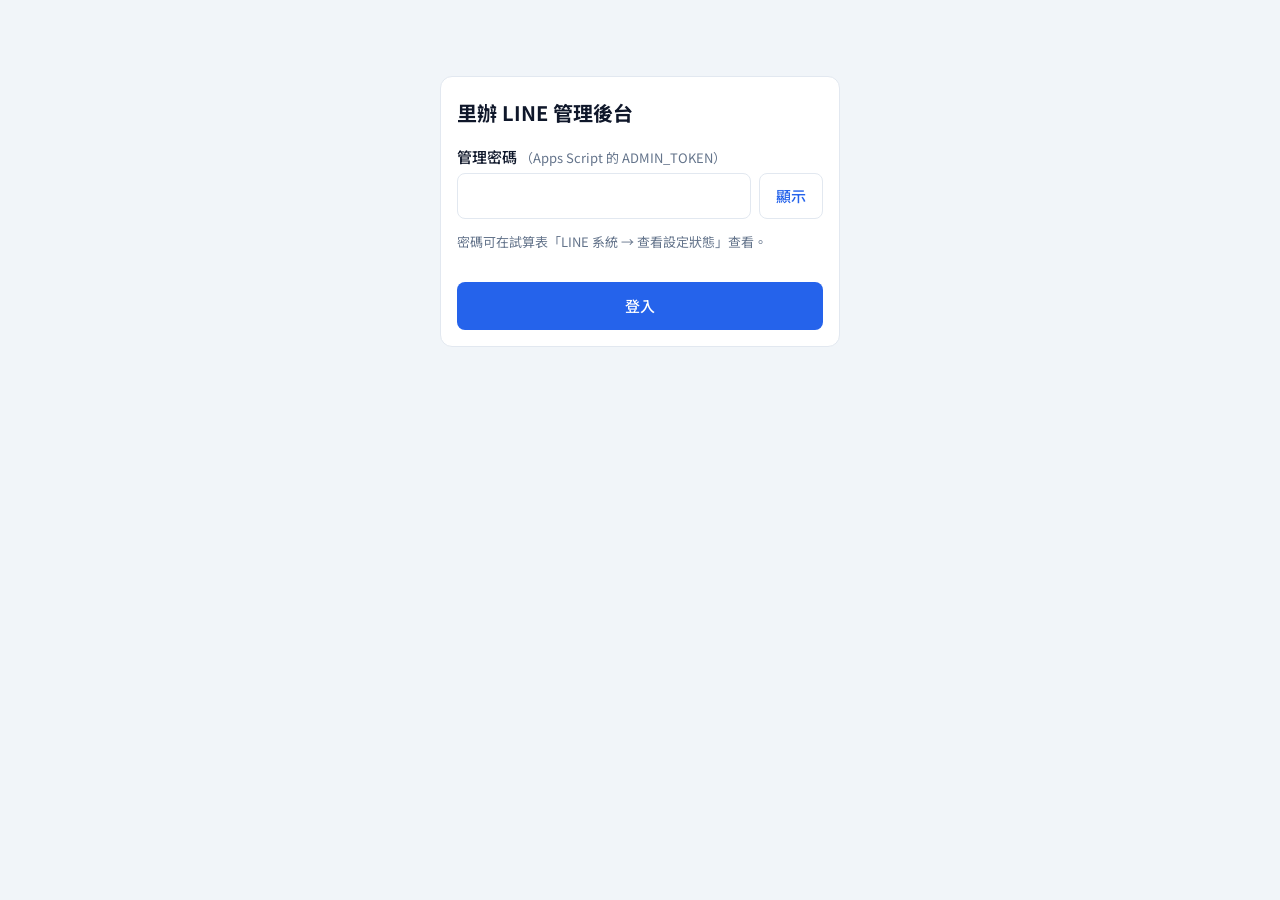
<file: backup/2026-10-04/line-bot/web/admin.html>
<!DOCTYPE html>
<html lang="zh-TW">
<head>
<meta charset="UTF-8">
<meta name="viewport" content="width=device-width, initial-scale=1.0">
<meta name="robots" content="noindex">
<title>里辦 LINE 管理後台</title>
<link href="https://fonts.googleapis.com/css2?family=Noto+Sans+TC:wght@400;500;700&display=swap" rel="stylesheet">
<link rel="stylesheet" href="style.css">
<script src="config.js"></script>
<script src="common.js"></script>
</head>
<body>
<div class="wrap wide">
  <!-- 登入 -->
  <form id="login" class="card hidden" style="max-width:400px;margin:60px auto">
    <h1>里辦 LINE 管理後台</h1>
    <label>管理密碼 <span class="hint">（Apps Script 的 ADMIN_TOKEN）</span></label>
    <div class="row">
      <input type="password" name="token" id="token-input" required autocomplete="current-password">
      <button type="button" class="ghost" id="toggle-token" style="flex:0 0 auto">顯示</button>
    </div>
    <p class="muted">密碼可在試算表「LINE 系統 → 查看設定狀態」查看。</p>
    <button class="block" type="submit">登入</button>
  </form>

  <div id="app" class="hidden">
    <div class="row" style="justify-content:space-between;margin-bottom:8px">
      <h1 style="flex:0 1 auto">里辦 LINE 管理後台</h1>
      <button class="ghost small" id="logout" style="flex:0 0 auto">登出</button>
    </div>
    <div class="tabs">
      <button data-tab="summary" class="active">總覽</button>
      <button data-tab="reports">回報</button>
      <button data-tab="broadcast">推播宣達</button>
      <button data-tab="lawyer">律師諮詢</button>
      <button data-tab="members">成員</button>
    </div>

    <!-- 總覽 -->
    <section id="tab-summary">
      <div class="stats" id="stats"></div>
      <div class="card" id="backup-info"></div>
      <div class="card" id="setup-info"></div>
    </section>

    <!-- 回報 -->
    <section id="tab-reports" class="hidden">
      <div class="card">
        <div class="filters">
          <select id="report-status"><option value="">全部狀態</option></select>
          <select id="report-category"><option value="">全部類別</option></select>
          <input id="report-search" placeholder="搜尋內容、回報人">
        </div>
        <div class="table-wrap"><table>
          <thead><tr><th>時間</th><th>回報人</th><th>類別</th><th>內容</th><th>照片</th><th>狀態</th><th>處理人／備註</th><th></th></tr></thead>
          <tbody id="report-rows"></tbody>
        </table></div>
      </div>
    </section>

    <!-- 推播宣達 -->
    <section id="tab-broadcast" class="hidden">
      <form class="card" id="form-broadcast">
        <h2>發送宣達</h2>
        <label>對象</label>
        <select name="target" id="broadcast-target"></select>
        <label>標題</label>
        <input name="title" required maxlength="50" placeholder="例：颱風停班停課通知">
        <label>內容</label>
        <textarea name="content" required maxlength="4000"></textarea>
        <p class="muted" id="quota-hint"></p>
        <button type="submit">發送</button>
      </form>
      <div class="card">
        <h2>發送紀錄</h2>
        <ul class="list" id="announcements"></ul>
      </div>
    </section>

    <!-- 律師諮詢 -->
    <section id="tab-lawyer" class="hidden">
      <form class="card" id="form-slot">
        <h2>新增諮詢時段</h2>
        <div class="row">
          <div><label>日期</label><input type="date" name="date" required></div>
          <div><label>開始</label><input type="time" name="start" required value="14:00"></div>
          <div><label>結束</label><input type="time" name="end" required value="16:00"></div>
        </div>
        <div class="row">
          <div><label>律師</label><input name="lawyer" maxlength="30"></div>
          <div><label>名額</label><input type="number" name="capacity" min="1" max="50" value="4"></div>
          <div><label>備註</label><input name="note" maxlength="200" placeholder="例：里活動中心 2 樓"></div>
        </div>
        <button type="submit" style="margin-top:12px">新增時段</button>
      </form>
      <div class="card">
        <h2>時段</h2>
        <div class="table-wrap"><table>
          <thead><tr><th>日期</th><th>時間</th><th>律師</th><th>預約／名額</th><th>備註</th><th></th></tr></thead>
          <tbody id="slot-rows"></tbody>
        </table></div>
      </div>
      <div class="card">
        <h2>預約名單</h2>
        <div class="table-wrap"><table>
          <thead><tr><th>時段</th><th>姓名</th><th>電話</th><th>類別</th><th>問題簡述</th><th>狀態</th></tr></thead>
          <tbody id="booking-rows"></tbody>
        </table></div>
      </div>
    </section>

    <!-- 成員 -->
    <section id="tab-members" class="hidden">
      <div class="card">
        <p class="muted" id="member-hint"></p>
        <div class="table-wrap"><table>
          <thead><tr><th>姓名</th><th>手機</th><th>職務</th><th>組別</th><th>狀態</th><th>加入時間</th><th></th></tr></thead>
          <tbody id="member-rows"></tbody>
        </table></div>
      </div>
    </section>
  </div>
</div>

<!-- 回報處理 -->
<dialog id="dlg-report">
  <form method="dialog" id="form-report">
    <h2 id="dlg-report-title"></h2>
    <p class="muted" id="dlg-report-content" style="white-space:pre-wrap"></p>
    <label>狀態</label>
    <select name="status" id="dlg-report-status"></select>
    <label>處理人</label>
    <input name="handler" maxlength="30">
    <label>備註 <span class="hint">（會顯示給回報人）</span></label>
    <textarea name="note" maxlength="1000"></textarea>
    <label style="font-weight:400"><input type="checkbox" name="notify" style="width:auto"> 用 LINE 通知回報人（計入推播則數）</label>
    <div class="row" style="margin-top:16px">
      <button type="button" class="ghost" value="cancel" onclick="this.closest('dialog').close()">取消</button>
      <button type="submit" value="save">儲存</button>
    </div>
  </form>
</dialog>

<!-- 成員編輯 -->
<dialog id="dlg-member">
  <form method="dialog" id="form-member">
    <h2>編輯成員</h2>
    <label>姓名</label><input name="name" maxlength="30" required>
    <label>手機</label><input name="phone" maxlength="20">
    <label>職務 <span class="hint">（「里長」「管理員」會收到新回報與新預約通知）</span></label>
    <input name="role" maxlength="30" list="role-options">
    <datalist id="role-options"><option>里長</option><option>管理員</option><option>幹事</option><option>鄰長</option><option>志工</option><option>成員</option></datalist>
    <label>組別 <span class="hint">（推播時可只發給某一組）</span></label>
    <input name="group" maxlength="30" placeholder="例：第 3 鄰、環保志工隊">
    <label>狀態</label>
    <select name="status"><option value="active">啟用</option><option value="disabled">停用</option></select>
    <div class="row" style="margin-top:16px">
      <button type="button" class="ghost" onclick="this.closest('dialog').close()">取消</button>
      <button type="submit">儲存</button>
    </div>
  </form>
</dialog>

<script>
let adminToken = '';
try { adminToken = sessionStorage.getItem('adminToken') || ''; } catch (_) {}

const admin = (action, data) => api('admin.' + action, Object.assign({ adminToken }, data));
const state = { options: null, reports: [], members: [] };

function options(list, selected) {
  return list.map(v => `<option${v === selected ? ' selected' : ''}>${esc(v)}</option>`).join('');
}

async function start() {
  if (!adminToken) return showLogin();
  try {
    state.options = await admin('options');
  } catch (err) {
    toast(err.message, true);
    return showLogin();
  }
  $('#login').classList.add('hidden');
  $('#app').classList.remove('hidden');
  $('#report-status').innerHTML += options(state.options.reportStatuses);
  $('#report-category').innerHTML += options(state.options.reportCategories);
  showTab('summary');
}

function showLogin() {
  $('#app').classList.add('hidden');
  $('#login').classList.remove('hidden');
}

$('#login').addEventListener('submit', e => {
  e.preventDefault();
  adminToken = e.target.token.value.trim();
  try { sessionStorage.setItem('adminToken', adminToken); } catch (_) {}
  start();
});

$('#toggle-token').addEventListener('click', e => {
  const input = $('#token-input');
  const show = input.type === 'password';
  input.type = show ? 'text' : 'password';
  e.target.textContent = show ? '隱藏' : '顯示';
});

$('#logout').addEventListener('click', () => {
  adminToken = '';
  try { sessionStorage.removeItem('adminToken'); } catch (_) {}
  location.reload();
});

document.querySelectorAll('.tabs button').forEach(b => b.addEventListener('click', () => showTab(b.dataset.tab)));

function showTab(tab) {
  document.querySelectorAll('.tabs button').forEach(b => b.classList.toggle('active', b.dataset.tab === tab));
  document.querySelectorAll('section[id^=tab-]').forEach(s => s.classList.toggle('hidden', s.id !== 'tab-' + tab));
  ({ summary: loadSummary, reports: loadReports, broadcast: loadBroadcast, lawyer: loadLawyer, members: loadMembers })[tab]()
    .catch(err => toast(err.message, true));
}

// 總覽
async function loadSummary() {
  const s = await admin('summary');
  const quota = s.quota
    ? (s.quota.type === 'limited' ? `${s.quota.used} / ${s.quota.limit}` : `${s.quota.used}（無上限）`)
    : '無法取得';
  $('#stats').innerHTML = [
    ['待處理回報', s.pendingReports],
    ['處理中回報', s.inProgressReports],
    ['已預約諮詢', s.upcomingBookings],
    ['可預約時段', s.openSlots],
    ['工作人員', s.members],
    ['本月推播則數', quota],
  ].map(([k, v]) => `<div class="stat"><span class="muted">${esc(k)}</span><b>${esc(v)}</b></div>`).join('');
  $('#setup-info').innerHTML = `
    <h2>工作人員加入方式</h2>
    <p>請工作人員加入官方帳號好友後，在聊天室輸入：</p>
    <p><code>綁定 ${esc(s.inviteCode)} 自己的姓名</code></p>
    <p>或開啟 <a href="${esc(s.liffUrl)}?page=register" target="_blank" rel="noopener">${esc(s.liffUrl)}?page=register</a> 填寫。</p>
    <p class="muted">邀請碼可在 Apps Script 指令碼屬性 INVITE_CODE 修改。</p>`;
  renderBackup(s.backup);
}

function renderBackup(b) {
  const box = $('#backup-info');
  if (!b || !b.configured) {
    box.innerHTML = `<h2>雲端硬碟備份</h2>
      <p class="muted">尚未設定備份資料夾。請在試算表選單「LINE 系統 → 一鍵設定」的「備份資料夾網址」貼上資料夾網址。</p>`;
    return;
  }
  const link = /^https:\/\/drive\.google\.com\//.test(b.folderUrl || '')
    ? `<a href="${esc(b.folderUrl)}" target="_blank" rel="noopener">${esc(b.folderName)}</a>` : '無法開啟';
  box.innerHTML = `
    <h2>雲端硬碟備份</h2>
    ${b.warning ? `<p class="alert">⚠️ ${esc(b.warning)}</p>` : ''}
    <p>資料夾：${link}</p>
    <p>上次備份：${esc(b.lastAt || '尚未備份')}</p>
    ${b.lastError ? `<p class="alert">上次失敗：${esc(b.lastError)}</p>` : ''}
    <p class="muted">每天凌晨 2 點自動備份：整份資料的 Excel 檔依年月存放，另依類別整理成工作人員、回報、推播公告、律師諮詢的 CSV。</p>
    <button id="btn-backup">立即備份</button>`;
  $('#btn-backup').addEventListener('click', e => withBusy(e.target, async () => {
    const r = await admin('backup');
    toast(`備份完成：${r.snapshot}`);
    loadSummary();
  }));
}

// 回報
async function loadReports() {
  state.reports = await admin('reports');
  renderReports();
}

['#report-status', '#report-category', '#report-search'].forEach(sel => $(sel).addEventListener('input', renderReports));

function renderReports() {
  const status = $('#report-status').value;
  const category = $('#report-category').value;
  const q = $('#report-search').value.trim();
  const rows = state.reports.filter(r =>
    (!status || r.status === status) && (!category || r.category === category) &&
    (!q || (r.content + r.name + r.location + r.id).indexOf(q) >= 0));
  $('#report-rows').innerHTML = rows.length ? rows.map(r => `
    <tr>
      <td>${esc(r.createdAt)}<div class="muted">${esc(r.id)}</div></td>
      <td>${esc(r.name)}</td>
      <td>${esc(r.category)}</td>
      <td class="pre">${esc(r.content)}${r.location ? `<div class="muted">📍 ${linkify(r.location)}</div>` : ''}</td>
      <td>${r.photoUrl ? `<a href="${esc(r.photoUrl)}" target="_blank" rel="noopener">查看</a>` : ''}</td>
      <td><span class="badge ${esc(r.status)}">${esc(r.status)}</span></td>
      <td>${esc(r.handler)}<div class="muted">${esc(r.note)}</div></td>
      <td><button class="small" data-report="${esc(r.id)}">處理</button></td>
    </tr>`).join('') : '<tr><td colspan="8" class="muted">沒有資料</td></tr>';
  document.querySelectorAll('[data-report]').forEach(b => b.addEventListener('click', () => openReport(b.dataset.report)));
}

function linkify(text) {
  return esc(text).replace(/https:\/\/maps\.google\.com\/\?q=[\d.,-]+/g, u => `<a href="${u}" target="_blank" rel="noopener">地圖</a>`);
}

function openReport(id) {
  const r = state.reports.find(x => x.id === id);
  const f = $('#form-report');
  f.dataset.id = id;
  $('#dlg-report-title').textContent = `${r.category}｜${r.name}`;
  $('#dlg-report-content').textContent = r.content;
  $('#dlg-report-status').innerHTML = options(state.options.reportStatuses, r.status);
  f.handler.value = r.handler || '';
  f.note.value = r.note || '';
  f.notify.checked = false;
  $('#dlg-report').showModal();
}

$('#form-report').addEventListener('submit', e => {
  e.preventDefault();
  const f = e.target;
  withBusy(e.submitter, async () => {
    await admin('updateReport', {
      id: f.dataset.id, status: f.status.value, handler: f.handler.value, note: f.note.value, notify: f.notify.checked,
    });
    $('#dlg-report').close();
    toast('已更新');
    loadReports();
  });
});

// 推播宣達
async function loadBroadcast() {
  const [members, list, summary] = await Promise.all([admin('members'), admin('announcements'), admin('summary')]);
  const active = members.filter(m => m.status === 'active');
  const groups = [...new Set(active.map(m => m.group).filter(Boolean))];
  $('#broadcast-target').innerHTML = [
    `<option value="members">全體工作人員（${active.length} 人）</option>`,
    ...groups.map(g => `<option value="group:${esc(g)}">組別：${esc(g)}（${active.filter(m => m.group === g).length} 人）</option>`),
    '<option value="all">所有好友（含里民）</option>',
  ].join('');
  const q = summary.quota;
  $('#quota-hint').textContent = q && q.type === 'limited'
    ? `本月已用 ${q.used} / ${q.limit} 則。每位收件人計 1 則；里民用「公告」關鍵字查詢不計費。`
    : '每位收件人計 1 則推播；里民用「公告」關鍵字查詢不計費。';
  $('#announcements').innerHTML = list.length ? list.map(a => `
    <li>
      <b>${esc(a.title)}</b> <span class="badge">${esc(targetLabel(a.target))}｜${esc(a.recipients)}${/^\d+$/.test(a.recipients) ? ' 人' : ''}</span>
      <div style="white-space:pre-wrap">${esc(a.content)}</div>
      <div class="muted">${esc(a.createdAt)}</div>
    </li>`).join('') : '<li class="muted">尚無紀錄</li>';
}

function targetLabel(t) {
  if (t === 'all') return '所有好友';
  if (t === 'members') return '全體工作人員';
  return '組別 ' + String(t).replace(/^group:/, '');
}

$('#form-broadcast').addEventListener('submit', e => {
  e.preventDefault();
  const data = formData(e.target);
  const label = $('#broadcast-target').selectedOptions[0].textContent;
  if (!confirm(`確定要發送給「${label}」嗎？送出後無法收回。`)) return;
  withBusy(e.submitter, async () => {
    const r = await admin('broadcast', data);
    e.target.reset();
    toast(`已發送（${r.recipients}${typeof r.recipients === 'number' ? ' 人' : ''}）`);
    loadBroadcast();
  });
});

// 律師諮詢
async function loadLawyer() {
  const [slots, bookings] = await Promise.all([admin('slots'), admin('bookings')]);
  $('#slot-rows').innerHTML = slots.length ? slots.map(s => `
    <tr>
      <td>${esc(s.date)}</td><td>${esc(s.start)}–${esc(s.end)}</td><td>${esc(s.lawyer)}</td>
      <td>${esc(s.booked)} / ${esc(s.capacity)}</td><td>${esc(s.note)}</td>
      <td><button class="small danger" data-slot="${esc(s.slotId)}">刪除</button></td>
    </tr>`).join('') : '<tr><td colspan="6" class="muted">尚無時段</td></tr>';
  document.querySelectorAll('[data-slot]').forEach(b => b.addEventListener('click', () => {
    if (!confirm('確定刪除此時段？')) return;
    withBusy(b, async () => {
      await admin('deleteSlot', { slotId: b.dataset.slot });
      toast('已刪除');
      loadLawyer();
    });
  }));
  $('#booking-rows').innerHTML = bookings.length ? bookings.map(b => `
    <tr>
      <td>${esc(b.date)} ${esc(b.start)}<div class="muted">${esc(b.lawyer)}</div></td>
      <td>${esc(b.name)}</td><td>${esc(b.phone)}</td><td>${esc(b.topic)}</td>
      <td class="pre">${esc(b.detail)}</td>
      <td><select data-booking="${esc(b.id)}">${options(state.options.bookingStatuses, b.status)}</select></td>
    </tr>`).join('') : '<tr><td colspan="6" class="muted">尚無預約</td></tr>';
  document.querySelectorAll('[data-booking]').forEach(sel => sel.addEventListener('change', async () => {
    try {
      await admin('updateBooking', { id: sel.dataset.booking, status: sel.value });
      toast('已更新');
    } catch (err) {
      toast(err.message, true);
    }
  }));
}

$('#form-slot').addEventListener('submit', e => {
  e.preventDefault();
  withBusy(e.submitter, async () => {
    await admin('addSlot', formData(e.target));
    toast('已新增時段');
    loadLawyer();
  });
});

// 成員
async function loadMembers() {
  state.members = await admin('members');
  $('#member-hint').textContent = `共 ${state.members.length} 人。職務設為「${state.options.adminRoles.join('」或「')}」的人會收到新回報與新預約通知。`;
  $('#member-rows').innerHTML = state.members.length ? state.members.map(m => `
    <tr>
      <td>${esc(m.name)}</td><td>${esc(m.phone)}</td><td>${esc(m.role)}</td><td>${esc(m.group)}</td>
      <td><span class="badge ${esc(m.status)}">${m.status === 'active' ? '啟用' : '停用'}</span></td>
      <td>${esc(m.joinedAt)}</td>
      <td><button class="small" data-member="${esc(m.userId)}">編輯</button></td>
    </tr>`).join('') : '<tr><td colspan="7" class="muted">尚無成員</td></tr>';
  document.querySelectorAll('[data-member]').forEach(b => b.addEventListener('click', () => {
    const m = state.members.find(x => x.userId === b.dataset.member);
    const f = $('#form-member');
    f.dataset.userId = m.userId;
    ['name', 'phone', 'role', 'group', 'status'].forEach(k => { f.querySelector(`[name=${k}]`).value = m[k] || ''; });
    $('#dlg-member').showModal();
  }));
}

$('#form-member').addEventListener('submit', e => {
  e.preventDefault();
  const f = e.target;
  withBusy(e.submitter, async () => {
    await admin('updateMember', Object.assign({ userId: f.dataset.userId }, formData(f)));
    $('#dlg-member').close();
    toast('已更新');
    loadMembers();
  });
});

start();
</script>
</body>
</html>
</file>
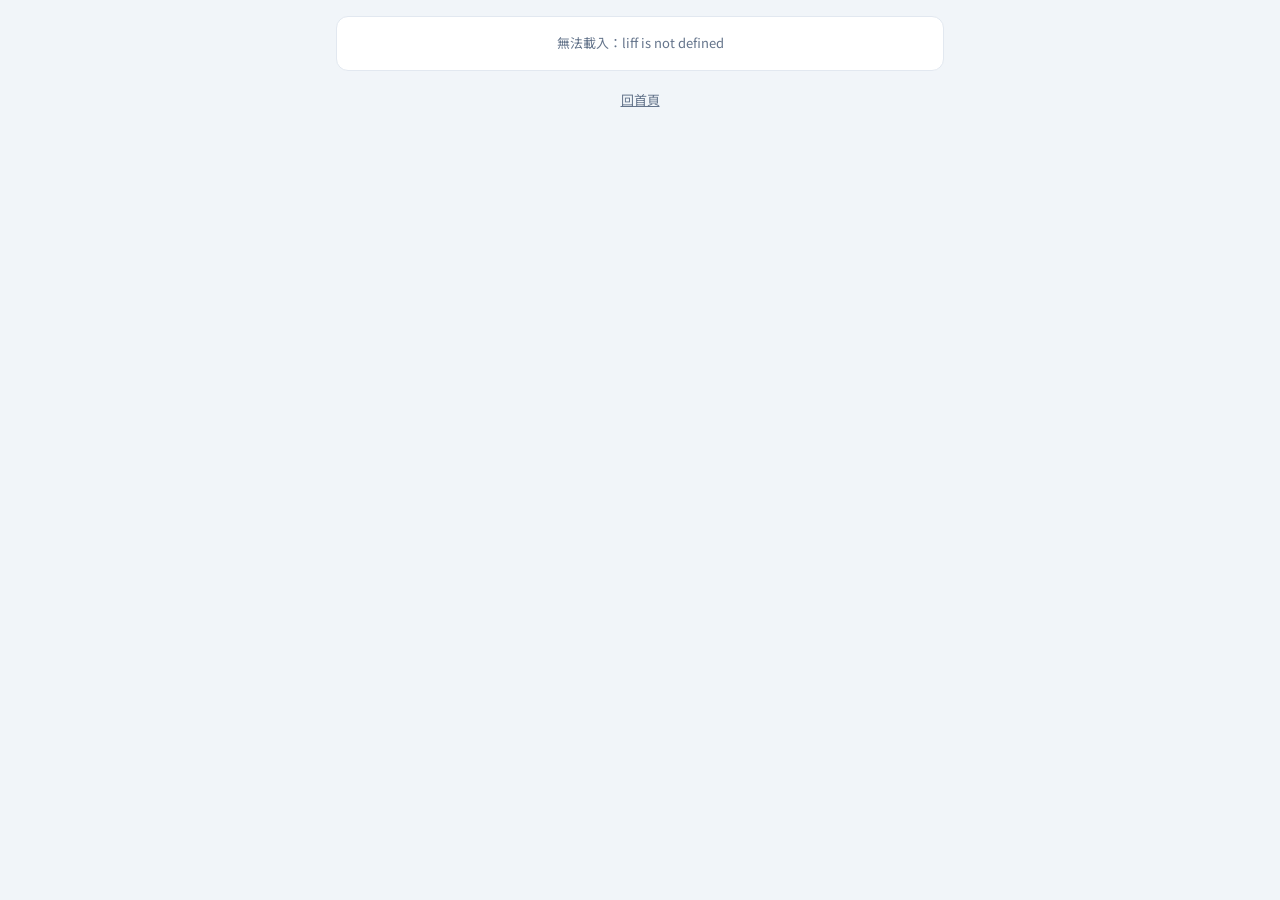
<file: backup/2026-10-04/line-bot/web/liff.html>
<!DOCTYPE html>
<html lang="zh-TW">
<head>
<meta charset="UTF-8">
<meta name="viewport" content="width=device-width, initial-scale=1.0">
<title>里辦公處服務</title>
<link href="https://fonts.googleapis.com/css2?family=Noto+Sans+TC:wght@400;500;700&display=swap" rel="stylesheet">
<link rel="stylesheet" href="style.css">
<script src="https://static.line-scdn.net/liff/edge/2/sdk.js"></script>
<script src="config.js"></script>
<script src="common.js"></script>
</head>
<body>
<div class="wrap">
  <div id="loading" class="card center muted">載入中…</div>

  <!-- 首頁 -->
  <section id="view-home" class="hidden">
    <h1>里辦公處服務</h1>
    <p class="muted" id="hello"></p>
    <div class="menu">
      <a href="#report"><span>📝</span>回報</a>
      <a href="#booking"><span>⚖️</span>律師諮詢</a>
      <a href="#news"><span>📢</span>公告</a>
      <a href="#register" id="menu-register"><span>🪪</span>工作人員綁定</a>
    </div>
  </section>

  <!-- 工作人員綁定 -->
  <section id="view-register" class="hidden">
    <h1>工作人員綁定</h1>
    <form id="form-register" class="card">
      <p class="muted">綁定後即可使用回報功能。邀請碼請向里長索取。</p>
      <label>邀請碼</label>
      <input name="inviteCode" required autocomplete="off">
      <label>姓名</label>
      <input name="name" required maxlength="30">
      <label>手機 <span class="hint">（選填）</span></label>
      <input name="phone" type="tel" maxlength="20">
      <button class="block" type="submit">綁定</button>
    </form>
  </section>

  <!-- 回報 -->
  <section id="view-report" class="hidden">
    <h1>回報</h1>
    <form id="form-report" class="card">
      <label>類別</label>
      <select name="category" id="category"></select>
      <label>內容</label>
      <textarea name="content" required maxlength="2000" placeholder="例：中正路 12 號前路燈不亮"></textarea>
      <label>地點 <span class="hint">（選填）</span></label>
      <div class="row">
        <input name="location" id="location" maxlength="300" placeholder="地址或地標">
        <button type="button" class="ghost" id="btn-gps" style="flex:0 0 auto">📍 定位</button>
      </div>
      <label>照片 <span class="hint">（選填，一張）</span></label>
      <input type="file" accept="image/*" id="photo">
      <img id="photo-preview" class="preview hidden" alt="照片預覽">
      <button class="block" type="submit">送出回報</button>
    </form>
    <div class="card">
      <h2>我的回報</h2>
      <ul class="list" id="my-reports"></ul>
    </div>
  </section>

  <!-- 律師諮詢 -->
  <section id="view-booking" class="hidden">
    <h1>免費律師諮詢</h1>
    <div class="card">
      <h2>選擇時段</h2>
      <div id="slots"></div>
    </div>
    <form id="form-booking" class="card hidden">
      <h2>填寫資料</h2>
      <p class="muted" id="selected-slot"></p>
      <label>姓名</label>
      <input name="name" required maxlength="30">
      <label>聯絡電話</label>
      <input name="phone" type="tel" required maxlength="20">
      <label>諮詢類別</label>
      <select name="topic" required>
        <option>民事</option><option>刑事</option><option>家事（婚姻、繼承）</option>
        <option>勞資</option><option>房屋租賃</option><option>消費糾紛</option><option>其他</option>
      </select>
      <label>簡述問題 <span class="hint">（選填，方便律師事先準備）</span></label>
      <textarea name="detail" maxlength="1000"></textarea>
      <p class="muted">您的資料僅供本次諮詢聯繫使用，不會提供給第三方。</p>
      <button class="block" type="submit">確認預約</button>
    </form>
    <div class="card">
      <h2>我的預約</h2>
      <ul class="list" id="my-bookings"></ul>
    </div>
  </section>

  <!-- 公告 -->
  <section id="view-news" class="hidden">
    <h1>公告</h1>
    <div class="card"><ul class="list" id="news"></ul></div>
  </section>

  <p class="center"><a href="#home" class="muted" id="back-home">回首頁</a></p>
</div>

<script>
let me = null;
let idToken = '';
let selectedSlot = null;

const call = (action, data) => api(action, Object.assign({ idToken }, data));

async function init() {
  try {
    await liff.init({ liffId: APP_CONFIG.LIFF_ID });
    if (!liff.isLoggedIn()) {
      liff.login({ redirectUri: location.href });
      return;
    }
    idToken = liff.getIDToken();
    me = await call('me');
  } catch (err) {
    $('#loading').textContent = '無法載入：' + err.message;
    return;
  }
  $('#loading').classList.add('hidden');
  $('#hello').textContent = me.member ? `${me.member.name} 您好（${me.member.role}）` : `${me.displayName} 您好`;
  $('#category').innerHTML = me.categories.map(c => `<option>${esc(c)}</option>`).join('');

  const page = new URLSearchParams(location.search).get('page');
  if (page && !location.hash) location.hash = page;
  window.addEventListener('hashchange', route);
  route();
}

function route() {
  let view = location.hash.slice(1) || 'home';
  if (view === 'report' && !me.member) view = 'register';
  if (view === 'register' && me.member) view = 'report';
  document.querySelectorAll('section').forEach(s => s.classList.add('hidden'));
  const section = $('#view-' + view) || $('#view-home');
  section.classList.remove('hidden');
  $('#back-home').classList.toggle('hidden', section.id === 'view-home');
  $('#menu-register').classList.toggle('hidden', !!me.member);
  if (view === 'report') loadReports();
  if (view === 'booking') loadBooking();
  if (view === 'news') loadNews();
}

// 綁定
$('#form-register').addEventListener('submit', e => {
  e.preventDefault();
  withBusy(e.submitter, async () => {
    await call('register', formData(e.target));
    me = await call('me');
    toast('綁定完成');
    location.hash = 'report';
    route();
  });
});

// 回報
let photoData = '';
$('#photo').addEventListener('change', async e => {
  const file = e.target.files[0];
  photoData = '';
  $('#photo-preview').classList.add('hidden');
  if (!file) return;
  try {
    photoData = await resizeImage(file, 1280);
    $('#photo-preview').src = photoData;
    $('#photo-preview').classList.remove('hidden');
  } catch (err) {
    toast(err.message, true);
  }
});

$('#btn-gps').addEventListener('click', () => {
  if (!navigator.geolocation) return toast('此裝置不支援定位', true);
  navigator.geolocation.getCurrentPosition(
    p => {
      const ll = p.coords.latitude.toFixed(6) + ',' + p.coords.longitude.toFixed(6);
      const input = $('#location');
      input.value = (input.value ? input.value + ' ' : '') + 'https://maps.google.com/?q=' + ll;
    },
    () => toast('無法取得位置，請確認已允許定位', true),
    { enableHighAccuracy: true, timeout: 10000 },
  );
});

$('#form-report').addEventListener('submit', e => {
  e.preventDefault();
  withBusy(e.submitter, async () => {
    const r = await call('submitReport', Object.assign(formData(e.target), { photo: photoData }));
    e.target.reset();
    photoData = '';
    $('#photo-preview').classList.add('hidden');
    toast(r.photoSaved === false ? `已送出（編號 ${r.id}），但照片沒存成功，請改用聊天室傳照片給里辦` : '已送出，編號 ' + r.id, r.photoSaved === false);
    loadReports();
  });
});

async function loadReports() {
  const ul = $('#my-reports');
  ul.innerHTML = '<li class="muted">載入中…</li>';
  try {
    const list = await call('myReports');
    ul.innerHTML = list.length ? list.map(r => `
      <li>
        <div class="row" style="justify-content:space-between">
          <b style="flex:0 1 auto">${esc(r.category)}</b>
          <span class="badge ${esc(r.status)}" style="flex:0 0 auto">${esc(r.status)}</span>
        </div>
        <div>${esc(r.content)}</div>
        ${r.note ? `<div class="muted">里辦回覆：${esc(r.note)}</div>` : ''}
        <div class="muted">${esc(r.createdAt)}｜${esc(r.id)}</div>
      </li>`).join('') : '<li class="muted">尚無回報</li>';
  } catch (err) {
    ul.innerHTML = `<li class="muted">${esc(err.message)}</li>`;
  }
}

// 律師諮詢
async function loadBooking() {
  selectedSlot = null;
  $('#form-booking').classList.add('hidden');
  $('#slots').innerHTML = '<p class="muted">載入中…</p>';
  try {
    const slots = await call('listSlots');
    $('#slots').innerHTML = slots.length ? slots.map(s => `
      <div class="slot" data-id="${esc(s.slotId)}">
        <div>
          <b>${esc(s.date)}</b> ${esc(s.start)}–${esc(s.end)}
          <div class="muted">${esc(s.lawyer ? s.lawyer + ' 律師' : '')}${s.note ? '｜' + esc(s.note) : ''}</div>
        </div>
        <span class="badge">剩 ${esc(s.remaining)} 位</span>
      </div>`).join('') : '<p class="muted">目前沒有可預約的時段，請留意公告。</p>';
    document.querySelectorAll('.slot').forEach(el => el.addEventListener('click', () => {
      document.querySelectorAll('.slot').forEach(x => x.classList.remove('selected'));
      el.classList.add('selected');
      selectedSlot = slots.find(s => s.slotId === el.dataset.id);
      $('#selected-slot').textContent = `時段：${selectedSlot.date} ${selectedSlot.start}–${selectedSlot.end}`;
      const form = $('#form-booking');
      form.classList.remove('hidden');
      const nameInput = form.querySelector('[name=name]');
      if (!nameInput.value && me.member) nameInput.value = me.member.name;
      form.scrollIntoView({ behavior: 'smooth' });
    }));
  } catch (err) {
    $('#slots').innerHTML = `<p class="muted">${esc(err.message)}</p>`;
  }
  loadMyBookings();
}

$('#form-booking').addEventListener('submit', e => {
  e.preventDefault();
  if (!selectedSlot) return toast('請先選擇時段', true);
  withBusy(e.submitter, async () => {
    await call('book', Object.assign(formData(e.target), { slotId: selectedSlot.slotId }));
    e.target.reset();
    toast('預約成功！前一天會提醒您');
    loadBooking();
  });
});

async function loadMyBookings() {
  const ul = $('#my-bookings');
  try {
    const list = await call('myBookings');
    ul.innerHTML = list.length ? list.map(b => `
      <li>
        <div class="row" style="justify-content:space-between">
          <b style="flex:0 1 auto">${esc(b.date)} ${esc(b.start)}–${esc(b.end)}</b>
          <span class="badge ${esc(b.status)}" style="flex:0 0 auto">${esc(b.status)}</span>
        </div>
        <div class="muted">${esc(b.topic)}${b.lawyer ? '｜' + esc(b.lawyer) + ' 律師' : ''}</div>
        ${b.status === '已預約' ? `<button class="ghost small" data-cancel="${esc(b.id)}">取消預約</button>` : ''}
      </li>`).join('') : '<li class="muted">尚無預約</li>';
    ul.querySelectorAll('[data-cancel]').forEach(btn => btn.addEventListener('click', () => {
      if (!confirm('確定要取消這個預約嗎？')) return;
      withBusy(btn, async () => {
        await call('cancelBooking', { id: btn.dataset.cancel });
        toast('已取消');
        loadBooking();
      });
    }));
  } catch (err) {
    ul.innerHTML = `<li class="muted">${esc(err.message)}</li>`;
  }
}

// 公告
async function loadNews() {
  const ul = $('#news');
  ul.innerHTML = '<li class="muted">載入中…</li>';
  try {
    const list = await call('announcements');
    ul.innerHTML = list.length ? list.map(a => `
      <li>
        <b>${esc(a.title)}</b>
        <div style="white-space:pre-wrap">${esc(a.content)}</div>
        <div class="muted">${esc(a.createdAt)}</div>
      </li>`).join('') : '<li class="muted">目前沒有公告</li>';
  } catch (err) {
    ul.innerHTML = `<li class="muted">${esc(err.message)}</li>`;
  }
}

init();
</script>
</body>
</html>
</file>
<file: line-bot/web/style.css>
:root {
  --bg: #f1f5f9;
  --card: #ffffff;
  --text: #0f172a;
  --muted: #64748b;
  --border: #e2e8f0;
  --primary: #2563eb;
  --primary-dark: #1d4ed8;
  --line: #06c755;
  --danger: #dc2626;
  --warn: #d97706;
  --ok: #16a34a;
}
* { box-sizing: border-box; }
body {
  margin: 0;
  background: var(--bg);
  color: var(--text);
  font-family: 'Noto Sans TC', 'Microsoft JhengHei', 'PingFang TC', sans-serif;
  font-size: 15px;
  line-height: 1.6;
}
.wrap { max-width: 640px; margin: 0 auto; padding: 16px; }
.wrap.wide { max-width: 1100px; }
h1 { font-size: 20px; margin: 4px 0 16px; }
h2 { font-size: 17px; margin: 0 0 12px; }
.card {
  background: var(--card);
  border: 1px solid var(--border);
  border-radius: 12px;
  padding: 16px;
  margin-bottom: 16px;
}
label { display: block; font-weight: 500; margin: 12px 0 4px; }
label .hint { font-weight: 400; color: var(--muted); font-size: 13px; }
p.hint { color: var(--muted); font-size: 13px; margin: 4px 0 8px; }
input, select, textarea {
  width: 100%;
  padding: 10px 12px;
  border: 1px solid var(--border);
  border-radius: 8px;
  font: inherit;
  background: #fff;
}
textarea { min-height: 110px; resize: vertical; }
button, .btn {
  display: inline-block;
  padding: 10px 16px;
  border: 0;
  border-radius: 8px;
  background: var(--primary);
  color: #fff;
  font: inherit;
  font-weight: 500;
  cursor: pointer;
  text-decoration: none;
}
button:hover, .btn:hover { background: var(--primary-dark); }
button:disabled { opacity: .6; cursor: default; }
button.block { width: 100%; margin-top: 16px; padding: 12px; }
button.ghost { background: transparent; color: var(--primary); border: 1px solid var(--border); }
button.ghost:hover { background: #eff6ff; }
button.danger { background: var(--danger); }
button.small { padding: 4px 10px; font-size: 13px; }
.muted { color: var(--muted); font-size: 13px; }
.row { display: flex; gap: 8px; align-items: center; flex-wrap: wrap; }
.row > * { flex: 1; min-width: 0; }
.menu { display: grid; grid-template-columns: 1fr 1fr; gap: 12px; }
.menu a {
  display: block; padding: 20px 12px; text-align: center; border-radius: 12px;
  background: var(--card); border: 1px solid var(--border); color: var(--text);
  text-decoration: none; font-weight: 500;
}
.menu a span { display: block; font-size: 28px; }
.list { list-style: none; margin: 0; padding: 0; }
.list li { padding: 12px 0; border-bottom: 1px solid var(--border); }
.list li:last-child { border-bottom: 0; }
.badge {
  display: inline-block; padding: 1px 8px; border-radius: 999px; font-size: 12px;
  background: #e2e8f0; color: #334155; white-space: nowrap;
}
.badge.待處理, .badge.待分派, .badge.已預約 { background: #fef3c7; color: #92400e; }
.badge.處理中 { background: #dbeafe; color: #1e40af; }
.badge.已完成 { background: #dcfce7; color: #166534; }
.badge.不處理, .badge.已取消, .badge.未到, .badge.disabled { background: #fee2e2; color: #991b1b; }
.slot {
  display: flex; justify-content: space-between; align-items: center; gap: 8px;
  padding: 12px; border: 1px solid var(--border); border-radius: 10px; margin-bottom: 8px; cursor: pointer;
}
.slot.selected { border-color: var(--primary); background: #eff6ff; }
.preview { max-width: 100%; max-height: 220px; border-radius: 8px; margin-top: 8px; display: block; }
/* 快速報修：多張照片縮圖、可拖曳定位點的地圖 */
.thumbs { display: flex; flex-wrap: wrap; gap: 8px; margin-top: 8px; }
.thumbs:empty { display: none; }
.thumb { position: relative; width: 84px; height: 84px; }
.thumb img { width: 100%; height: 100%; object-fit: cover; border-radius: 8px; border: 1px solid var(--border); }
.thumb-x { position: absolute; top: -6px; right: -6px; width: 26px; height: 26px; min-height: 0; padding: 0; border-radius: 50%;
  background: var(--danger); color: #fff; font-size: 13px; line-height: 26px; box-shadow: 0 1px 4px rgba(0,0,0,.25); }
.map { height: 260px; border-radius: 10px; border: 1px solid var(--border); margin: 8px 0 4px; overflow: hidden; z-index: 0; }
.pin span { position: absolute; left: 3px; top: 0; width: 24px; height: 24px; background: var(--danger); border: 3px solid #fff;
  border-radius: 50% 50% 50% 0; transform: rotate(-45deg); box-shadow: 0 2px 6px rgba(0,0,0,.35); }

.center { text-align: center; }
.alert { background: #fef2f2; color: #991b1b; border: 1px solid #fecaca; border-radius: 8px; padding: 8px 12px; }
.hidden { display: none !important; }
#toast {
  position: fixed; left: 50%; bottom: 24px; transform: translateX(-50%) translateY(20px);
  background: #0f172a; color: #fff; padding: 10px 16px; border-radius: 8px;
  opacity: 0; pointer-events: none; transition: all .2s; max-width: calc(100% - 32px); z-index: 50;
}
#toast.show { opacity: 1; transform: translateX(-50%) translateY(0); }
#toast.error { background: var(--danger); }

/* 管理後台 */
.tabs { display: flex; gap: 4px; overflow-x: auto; margin-bottom: 16px; }
.tabs button { background: transparent; color: var(--muted); white-space: nowrap; }
.tabs button.active { background: var(--primary); color: #fff; }
.stats { display: grid; grid-template-columns: repeat(auto-fit, minmax(150px, 1fr)); gap: 12px; margin-bottom: 16px; }
.stat { background: var(--card); border: 1px solid var(--border); border-radius: 12px; padding: 14px; }
.stat b { display: block; font-size: 26px; }
.table-wrap { overflow-x: auto; }
table { width: 100%; border-collapse: collapse; font-size: 14px; }
th, td { text-align: left; padding: 8px; border-bottom: 1px solid var(--border); vertical-align: top; }
th { color: var(--muted); font-weight: 500; white-space: nowrap; }
td.pre { white-space: pre-wrap; min-width: 220px; }
.filters { display: flex; gap: 8px; flex-wrap: wrap; margin-bottom: 12px; }
.filters > * { width: auto; }
dialog { border: 0; border-radius: 12px; padding: 0; width: min(520px, calc(100% - 32px)); }
dialog::backdrop { background: rgba(15, 23, 42, .5); }
dialog form { padding: 20px; }

.lawyer { display: flex; gap: 12px; align-items: flex-start; padding: 12px 0; border-bottom: 1px solid #e5e7eb; }
.lawyer:last-child { border-bottom: 0; }
.lawyer img, .lawyer-ph { width: 72px; height: 90px; object-fit: cover; border-radius: 8px; flex: none; background: #f3f4f6; }
.lawyer-ph { display: flex; align-items: center; justify-content: center; color: #9ca3af; font-size: 13px; }
.lawyer p { margin: 6px 0 0; }
.lawyer .pre { white-space: pre-wrap; }
</file>
<file: backup/2026-10-04/line-bot/web/style.css>
:root {
  --bg: #f1f5f9;
  --card: #ffffff;
  --text: #0f172a;
  --muted: #64748b;
  --border: #e2e8f0;
  --primary: #2563eb;
  --primary-dark: #1d4ed8;
  --line: #06c755;
  --danger: #dc2626;
  --warn: #d97706;
  --ok: #16a34a;
}
* { box-sizing: border-box; }
body {
  margin: 0;
  background: var(--bg);
  color: var(--text);
  font-family: 'Noto Sans TC', 'Microsoft JhengHei', 'PingFang TC', sans-serif;
  font-size: 15px;
  line-height: 1.6;
}
.wrap { max-width: 640px; margin: 0 auto; padding: 16px; }
.wrap.wide { max-width: 1100px; }
h1 { font-size: 20px; margin: 4px 0 16px; }
h2 { font-size: 17px; margin: 0 0 12px; }
.card {
  background: var(--card);
  border: 1px solid var(--border);
  border-radius: 12px;
  padding: 16px;
  margin-bottom: 16px;
}
label { display: block; font-weight: 500; margin: 12px 0 4px; }
label .hint { font-weight: 400; color: var(--muted); font-size: 13px; }
input, select, textarea {
  width: 100%;
  padding: 10px 12px;
  border: 1px solid var(--border);
  border-radius: 8px;
  font: inherit;
  background: #fff;
}
textarea { min-height: 110px; resize: vertical; }
button, .btn {
  display: inline-block;
  padding: 10px 16px;
  border: 0;
  border-radius: 8px;
  background: var(--primary);
  color: #fff;
  font: inherit;
  font-weight: 500;
  cursor: pointer;
  text-decoration: none;
}
button:hover, .btn:hover { background: var(--primary-dark); }
button:disabled { opacity: .6; cursor: default; }
button.block { width: 100%; margin-top: 16px; padding: 12px; }
button.ghost { background: transparent; color: var(--primary); border: 1px solid var(--border); }
button.ghost:hover { background: #eff6ff; }
button.danger { background: var(--danger); }
button.small { padding: 4px 10px; font-size: 13px; }
.muted { color: var(--muted); font-size: 13px; }
.row { display: flex; gap: 8px; align-items: center; flex-wrap: wrap; }
.row > * { flex: 1; min-width: 0; }
.menu { display: grid; grid-template-columns: 1fr 1fr; gap: 12px; }
.menu a {
  display: block; padding: 20px 12px; text-align: center; border-radius: 12px;
  background: var(--card); border: 1px solid var(--border); color: var(--text);
  text-decoration: none; font-weight: 500;
}
.menu a span { display: block; font-size: 28px; }
.list { list-style: none; margin: 0; padding: 0; }
.list li { padding: 12px 0; border-bottom: 1px solid var(--border); }
.list li:last-child { border-bottom: 0; }
.badge {
  display: inline-block; padding: 1px 8px; border-radius: 999px; font-size: 12px;
  background: #e2e8f0; color: #334155; white-space: nowrap;
}
.badge.待處理, .badge.已預約 { background: #fef3c7; color: #92400e; }
.badge.處理中 { background: #dbeafe; color: #1e40af; }
.badge.已完成 { background: #dcfce7; color: #166534; }
.badge.不處理, .badge.已取消, .badge.未到, .badge.disabled { background: #fee2e2; color: #991b1b; }
.slot {
  display: flex; justify-content: space-between; align-items: center; gap: 8px;
  padding: 12px; border: 1px solid var(--border); border-radius: 10px; margin-bottom: 8px; cursor: pointer;
}
.slot.selected { border-color: var(--primary); background: #eff6ff; }
.preview { max-width: 100%; max-height: 220px; border-radius: 8px; margin-top: 8px; display: block; }
.center { text-align: center; }
.alert { background: #fef2f2; color: #991b1b; border: 1px solid #fecaca; border-radius: 8px; padding: 8px 12px; }
.hidden { display: none !important; }
#toast {
  position: fixed; left: 50%; bottom: 24px; transform: translateX(-50%) translateY(20px);
  background: #0f172a; color: #fff; padding: 10px 16px; border-radius: 8px;
  opacity: 0; pointer-events: none; transition: all .2s; max-width: calc(100% - 32px); z-index: 50;
}
#toast.show { opacity: 1; transform: translateX(-50%) translateY(0); }
#toast.error { background: var(--danger); }

/* 管理後台 */
.tabs { display: flex; gap: 4px; overflow-x: auto; margin-bottom: 16px; }
.tabs button { background: transparent; color: var(--muted); white-space: nowrap; }
.tabs button.active { background: var(--primary); color: #fff; }
.stats { display: grid; grid-template-columns: repeat(auto-fit, minmax(150px, 1fr)); gap: 12px; margin-bottom: 16px; }
.stat { background: var(--card); border: 1px solid var(--border); border-radius: 12px; padding: 14px; }
.stat b { display: block; font-size: 26px; }
.table-wrap { overflow-x: auto; }
table { width: 100%; border-collapse: collapse; font-size: 14px; }
th, td { text-align: left; padding: 8px; border-bottom: 1px solid var(--border); vertical-align: top; }
th { color: var(--muted); font-weight: 500; white-space: nowrap; }
td.pre { white-space: pre-wrap; min-width: 220px; }
.filters { display: flex; gap: 8px; flex-wrap: wrap; margin-bottom: 12px; }
.filters > * { width: auto; }
dialog { border: 0; border-radius: 12px; padding: 0; width: min(520px, calc(100% - 32px)); }
dialog::backdrop { background: rgba(15, 23, 42, .5); }
dialog form { padding: 20px; }
</file>
